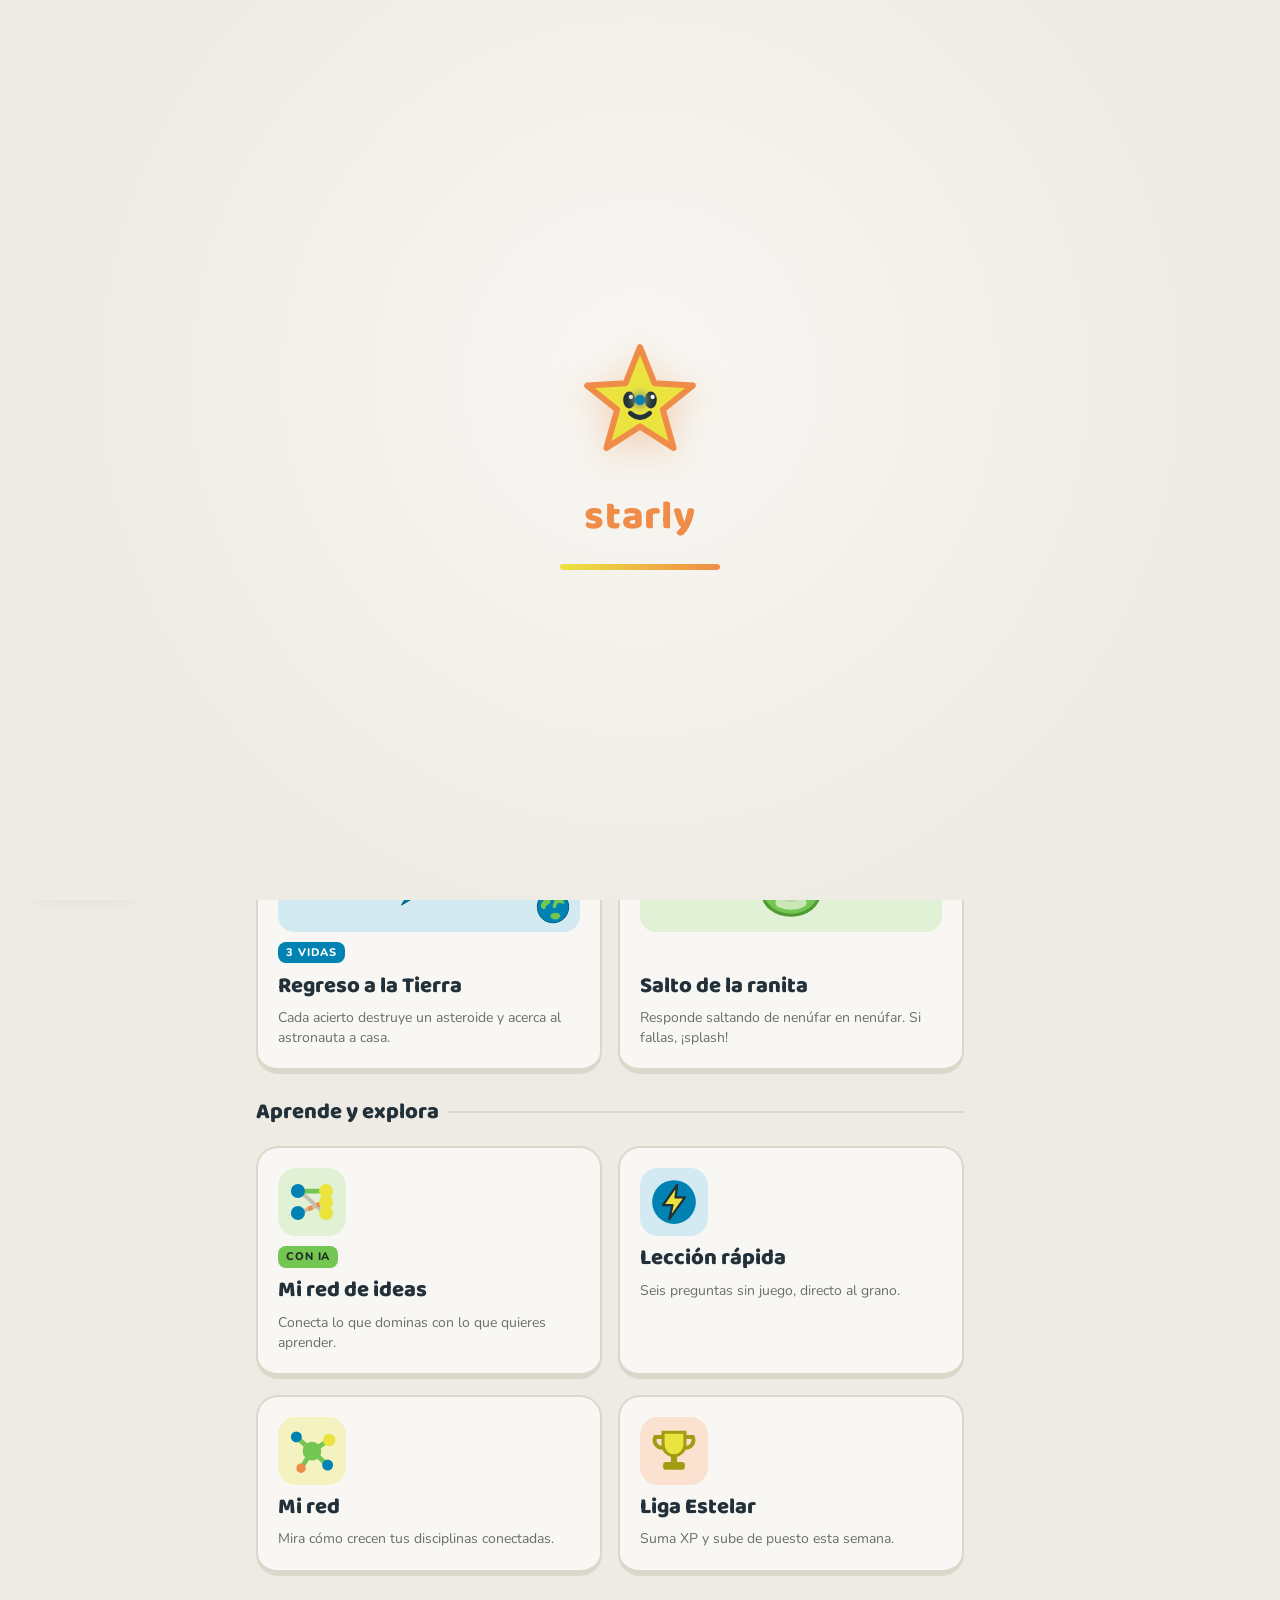
<file: public/index.html>
<!doctype html>
<html lang="es">
<head>
  <meta charset="utf-8">
  <meta name="viewport" content="width=device-width, initial-scale=1, viewport-fit=cover">
  <title>Starly</title>
  <meta name="description" content="Aprende una disciplina nueva a partir de otra que ya dominas.">
  <meta name="theme-color" content="#edebe4">
  <link rel="icon" href="data:image/svg+xml,%3Csvg xmlns='http://www.w3.org/2000/svg' viewBox='0 0 100 100'%3E%3Cpath d='M50 6 L62 36 L94 38 L69 58 L78 90 L50 72 L22 90 L31 58 L6 38 L38 36 Z' fill='%23ebe43f' stroke='%23ef8c47' stroke-width='5' stroke-linejoin='round'/%3E%3C/svg%3E">
  <link rel="preconnect" href="https://fonts.googleapis.com">
  <link rel="preconnect" href="https://fonts.gstatic.com" crossorigin>
  <link rel="stylesheet" href="https://fonts.googleapis.com/css2?family=Baloo+2:wght@600;700;800&family=Nunito:wght@500;700;800&display=swap">
  <link rel="stylesheet" href="css/styles.css">
  <script>
    // Aplica el tema guardado antes de pintar, para que no parpadee.
    try{ var t=localStorage.getItem("starly.theme"); if(t==="dark"||t==="light") document.documentElement.dataset.theme=t; }catch(e){}
  </script>
</head>
<body>
<!-- Pantalla de carga: estrella girando durante 3 segundos -->
<div id="loader" role="status" aria-live="polite">
  <div class="loader-orbit">
    <svg class="loader-star" viewBox="0 0 100 100" aria-hidden="true">
      <path d="M50 6 L62 36 L94 38 L69 58 L78 90 L50 72 L22 90 L31 58 L6 38 L38 36 Z" fill="#ebe43f" stroke="#ef8c47" stroke-width="5" stroke-linejoin="round"/>
      <ellipse cx="41" cy="50" rx="5" ry="7" fill="#22303a"/><ellipse cx="59" cy="50" rx="5" ry="7" fill="#22303a"/>
      <circle cx="42.5" cy="47.5" r="1.8" fill="#fff"/><circle cx="60.5" cy="47.5" r="1.8" fill="#fff"/>
      <path d="M42 61 Q50 68 58 61" fill="none" stroke="#22303a" stroke-width="4" stroke-linecap="round"/>
    </svg>
    <span class="spark s1"></span><span class="spark s2"></span><span class="spark s3"></span>
  </div>
  <div class="loader-name">starly</div>
  <div class="loader-bar"><i></i></div>
  <span class="sr-only">Cargando Starly…</span>
</div>
<script>
  setTimeout(function(){
    var l=document.getElementById("loader"); if(!l) return;
    l.classList.add("out"); setTimeout(function(){ l.remove(); }, 600);
  }, 3000);
</script>
<header class="mobile-head" id="mobileHead"></header>
<div class="app">
  <nav class="side" aria-label="Secciones">
    <div class="brand"><svg viewBox="0 0 100 100" aria-hidden="true"><use href="#star"></use></svg><span>starly</span></div>
    <div id="sideNav"></div>
  </nav>
  <main class="main"><div class="main-inner" id="view"></div></main>
  <aside class="panel" id="panel" aria-label="Tu progreso"></aside>
</div>
<nav class="tabbar" id="tabbar" aria-label="Secciones"></nav>
<div class="toast" id="toast" hidden></div>

<svg width="0" height="0" style="position:absolute" aria-hidden="true">
  <defs>
    <symbol id="star" viewBox="0 0 100 100">
      <path d="M50 6 L62 36 L94 38 L69 58 L78 90 L50 72 L22 90 L31 58 L6 38 L38 36 Z" fill="var(--yellow)" stroke="var(--orange)" stroke-width="5" stroke-linejoin="round"/>
      <ellipse cx="41" cy="50" rx="5" ry="7" fill="#22303a"/><ellipse cx="59" cy="50" rx="5" ry="7" fill="#22303a"/>
      <circle cx="42.5" cy="47.5" r="1.8" fill="#fff"/><circle cx="60.5" cy="47.5" r="1.8" fill="#fff"/>
      <path d="M42 61 Q50 68 58 61" fill="none" stroke="#22303a" stroke-width="4" stroke-linecap="round"/>
      <circle cx="33" cy="60" r="4" fill="#ef8c47" opacity=".6"/><circle cx="67" cy="60" r="4" fill="#ef8c47" opacity=".6"/>
    </symbol>
    <symbol id="frog" viewBox="0 0 100 100">
      <ellipse cx="50" cy="62" rx="36" ry="28" fill="#74c652" stroke="#4f9a33" stroke-width="4"/>
      <circle cx="32" cy="34" r="14" fill="#74c652" stroke="#4f9a33" stroke-width="4"/><circle cx="68" cy="34" r="14" fill="#74c652" stroke="#4f9a33" stroke-width="4"/>
      <circle cx="32" cy="33" r="8" fill="#fff"/><circle cx="68" cy="33" r="8" fill="#fff"/>
      <circle cx="34" cy="34" r="4.5" fill="#22303a"/><circle cx="70" cy="34" r="4.5" fill="#22303a"/>
      <path d="M34 64 Q50 78 66 64" fill="none" stroke="#2c5a1d" stroke-width="4" stroke-linecap="round"/>
      <ellipse cx="50" cy="74" rx="20" ry="9" fill="#dcf2cf" opacity=".8"/>
      <circle cx="26" cy="60" r="4" fill="#ef8c47" opacity=".6"/><circle cx="74" cy="60" r="4" fill="#ef8c47" opacity=".6"/>
    </symbol>

    <!-- Caballero (mira a la derecha) -->
    <symbol id="knight" viewBox="0 0 100 100">
      <path d="M46 16 C52 4 68 4 72 12 C64 11 57 15 54 22 Z" fill="#ef8c47" stroke="#c4672a" stroke-width="2"/>
      <rect x="38" y="76" width="9" height="17" rx="3" fill="#5f6b74"/><rect x="54" y="76" width="9" height="17" rx="3" fill="#5f6b74"/>
      <rect x="35" y="50" width="31" height="30" rx="9" fill="#a9b4bc" stroke="#5f6b74" stroke-width="3"/>
      <rect x="35" y="62" width="31" height="6" fill="#0082b2"/>
      <rect x="34" y="20" width="33" height="33" rx="15" fill="#c3ccd2" stroke="#5f6b74" stroke-width="3"/>
      <rect x="47" y="32" width="20" height="6" rx="3" fill="#22303a"/>
      <circle cx="74" cy="66" r="5" fill="#a9b4bc" stroke="#5f6b74" stroke-width="2"/>
      <rect x="72" y="22" width="5" height="40" rx="2" fill="#eef2f4" stroke="#5f6b74" stroke-width="2"/>
      <rect x="66" y="59" width="17" height="5" rx="2" fill="#ebe43f" stroke="#a39c12" stroke-width="1.5"/>
      <path d="M20 50 H44 V66 C44 77 32 84 32 84 C32 84 20 77 20 66 Z" fill="#0082b2" stroke="#00648a" stroke-width="3"/>
      <path d="M32 56 V76 M25 64 H39" stroke="#ebe43f" stroke-width="3.5" stroke-linecap="round"/>
    </symbol>
    <!-- Castillo -->
    <symbol id="castle" viewBox="0 0 120 120">
      <rect x="34" y="44" width="52" height="70" fill="#dcd6c6" stroke="#8f8878" stroke-width="3"/>
      <path d="M34 44 V36 H42 V44 M48 44 V36 H56 V44 M64 44 V36 H72 V44 M78 44 V36 H86 V44" fill="#dcd6c6" stroke="#8f8878" stroke-width="3"/>
      <rect x="8" y="38" width="30" height="76" fill="#e7e2d4" stroke="#8f8878" stroke-width="3"/>
      <rect x="82" y="38" width="30" height="76" fill="#e7e2d4" stroke="#8f8878" stroke-width="3"/>
      <path d="M5 40 L23 10 L41 40 Z" fill="#ef8c47" stroke="#c4672a" stroke-width="3" stroke-linejoin="round"/>
      <path d="M79 40 L97 10 L115 40 Z" fill="#ef8c47" stroke="#c4672a" stroke-width="3" stroke-linejoin="round"/>
      <path d="M23 10 V2 M97 10 V2" stroke="#8f8878" stroke-width="2"/>
      <path d="M23 2 L33 5 L23 8 Z M97 2 L107 5 L97 8 Z" fill="#74c652"/>
      <rect x="18" y="56" width="10" height="16" rx="5" fill="#22303a"/><rect x="92" y="56" width="10" height="16" rx="5" fill="#22303a"/>
      <rect x="52" y="58" width="16" height="18" rx="8" fill="#22303a"/>
      <path d="M48 114 V94 A12 12 0 0 1 72 94 V114 Z" fill="#8a5a2b" stroke="#5e3c1b" stroke-width="3"/>
      <path d="M54 92 V114 M60 88 V114 M66 92 V114" stroke="#5e3c1b" stroke-width="2"/>
    </symbol>
    <!-- Princesa -->
    <symbol id="princess" viewBox="0 0 100 100">
      <path d="M28 94 L41 52 H59 L72 94 Z" fill="#ef8c47" stroke="#c4672a" stroke-width="3" stroke-linejoin="round"/>
      <path d="M41 60 L30 72 M59 60 L70 72" stroke="#f3cfb1" stroke-width="6" stroke-linecap="round"/>
      <path d="M34 40 C32 18 68 18 66 40 L68 58 H32 Z" fill="#8a5a2b"/>
      <circle cx="50" cy="38" r="13" fill="#f3cfb1"/>
      <circle cx="45" cy="38" r="2" fill="#22303a"/><circle cx="55" cy="38" r="2" fill="#22303a"/>
      <path d="M45 44 Q50 48 55 44" fill="none" stroke="#22303a" stroke-width="2" stroke-linecap="round"/>
      <path d="M39 26 L42 14 L50 22 L58 14 L61 26 Z" fill="#ebe43f" stroke="#a39c12" stroke-width="2" stroke-linejoin="round"/>
    </symbol>
    <!-- Duende invasor -->
    <symbol id="goblin" viewBox="0 0 100 100">
      <path d="M22 40 L6 30 L26 52 Z M78 40 L94 30 L74 52 Z" fill="#4c6b3a" stroke="#2f4524" stroke-width="3" stroke-linejoin="round"/>
      <ellipse cx="50" cy="72" rx="24" ry="20" fill="#5f8a47" stroke="#2f4524" stroke-width="3"/>
      <circle cx="50" cy="44" r="24" fill="#74a957" stroke="#2f4524" stroke-width="3"/>
      <ellipse cx="41" cy="42" rx="6" ry="7" fill="#ebe43f"/><ellipse cx="59" cy="42" rx="6" ry="7" fill="#ebe43f"/>
      <circle cx="42" cy="43" r="3" fill="#22303a"/><circle cx="58" cy="43" r="3" fill="#22303a"/>
      <path d="M36 34 L46 37 M64 34 L54 37" stroke="#22303a" stroke-width="3" stroke-linecap="round"/>
      <path d="M40 56 Q50 62 60 56" fill="#fff" stroke="#22303a" stroke-width="2.5"/>
      <path d="M78 58 L92 40" stroke="#8a5a2b" stroke-width="7" stroke-linecap="round"/>
      <circle cx="93" cy="38" r="7" fill="#8a5a2b"/>
    </symbol>
    <!-- Cohete con astronauta (mira a la derecha) -->
    <symbol id="rocket" viewBox="0 0 120 80">
      <path class="flame" d="M22 40 L2 28 L10 40 L2 52 Z" fill="#ef8c47"/>
      <path d="M22 34 L12 40 L22 46 Z" fill="#ebe43f"/>
      <path d="M30 26 L18 8 L48 26 Z M30 54 L18 72 L48 54 Z" fill="#0082b2" stroke="#00648a" stroke-width="2" stroke-linejoin="round"/>
      <path d="M20 26 H80 C96 26 110 33 117 40 C110 47 96 54 80 54 H20 Z" fill="#f4f2ec" stroke="#8f8878" stroke-width="3" stroke-linejoin="round"/>
      <rect x="34" y="26" width="8" height="28" fill="#ef8c47"/>
      <circle cx="76" cy="40" r="11" fill="#0082b2" stroke="#8f8878" stroke-width="3"/>
      <circle cx="76" cy="40" r="7" fill="#ffffff"/>
      <ellipse cx="78" cy="40" rx="4.5" ry="3.5" fill="#22303a"/>
    </symbol>
    <!-- Tierra -->
    <symbol id="earth" viewBox="0 0 100 100">
      <circle cx="50" cy="50" r="46" fill="#0082b2" stroke="#00648a" stroke-width="3"/>
      <path d="M24 30 C34 22 44 26 42 36 C40 44 30 42 28 52 C26 60 16 56 14 46 C14 40 18 34 24 30 Z" fill="#74c652"/>
      <path d="M58 18 C70 18 82 28 84 40 C76 42 70 36 64 40 C58 44 62 54 54 54 C48 54 48 44 52 38 C56 32 50 22 58 18 Z" fill="#74c652"/>
      <path d="M46 70 C56 64 70 66 72 76 C70 86 56 90 48 84 C42 80 40 74 46 70 Z" fill="#74c652"/>
      <path d="M20 26 C30 14 46 8 60 10" fill="none" stroke="#fff" stroke-width="4" stroke-linecap="round" opacity=".35"/>
    </symbol>
    <!-- Asteroide -->
    <symbol id="asteroid" viewBox="0 0 100 100">
      <path d="M30 12 L62 8 L86 26 L92 56 L74 86 L40 92 L14 72 L8 40 Z" fill="#9a9384" stroke="#5f594d" stroke-width="4" stroke-linejoin="round"/>
      <circle cx="38" cy="36" r="9" fill="#7b7466"/><circle cx="64" cy="58" r="12" fill="#7b7466"/><circle cx="36" cy="70" r="6" fill="#7b7466"/><circle cx="66" cy="28" r="5" fill="#7b7466"/>
    </symbol>
    <symbol id="heart" viewBox="0 0 32 32"><path d="M16 28 C6 20 2 15 2 10 A6.5 6.5 0 0 1 16 7 A6.5 6.5 0 0 1 30 10 C30 15 26 20 16 28 Z" fill="#ef8c47" stroke="#c4672a" stroke-width="2" stroke-linejoin="round"/></symbol>

    <!-- Ninja (mira a la derecha) -->
    <symbol id="s-ninja" viewBox="0 0 100 100">
      <path d="M36 28 Q20 22 8 30 Q20 30 28 36Z M36 33 Q22 36 14 48 Q26 40 34 40Z" fill="#e53935"/>
      <rect x="50" y="6" width="6" height="40" rx="2" transform="rotate(38 53 26)" fill="#5e3c1b"/>
      <rect x="38" y="76" width="9" height="18" rx="3" fill="#1f2238"/><rect x="55" y="76" width="9" height="18" rx="3" fill="#1f2238"/>
      <path d="M36 92 h13 M53 92 h13" stroke="#1f2238" stroke-width="5" stroke-linecap="round"/>
      <rect x="35" y="48" width="32" height="32" rx="11" fill="#2b2f4a" stroke="#1a1c2e" stroke-width="2.5"/>
      <rect x="35" y="62" width="32" height="5" fill="#e53935"/>
      <circle cx="51" cy="34" r="17" fill="#2b2f4a" stroke="#1a1c2e" stroke-width="2.5"/>
      <rect x="34" y="24" width="34" height="6" rx="2" fill="#e53935"/>
      <rect x="42" y="33" width="24" height="9" rx="4.5" fill="#f3cfb1"/>
      <path d="M46 35 l5 2 M57 37 l5 -2" stroke="#22303a" stroke-width="2" stroke-linecap="round"/>
      <circle cx="49.5" cy="38.5" r="2.2" fill="#22303a"/><circle cx="59.5" cy="38.5" r="2.2" fill="#22303a"/>
      <path d="M66 54 L84 46" stroke="#2b2f4a" stroke-width="8" stroke-linecap="round"/>
      <circle cx="86" cy="45" r="4.5" fill="#f3cfb1"/>
      <path d="M86 45 m0 -7 l2 5 l5 2 l-5 2 l-2 5 l-2 -5 l-5 -2 l5 -2Z" fill="#b8c2cc" stroke="#5f6b74" stroke-width="1"/>
    </symbol>
    <symbol id="s-shuriken" viewBox="0 0 40 40"><path d="M20 2 L24 16 L38 20 L24 24 L20 38 L16 24 L2 20 L16 16Z" fill="#cfd8df" stroke="#5f6b74" stroke-width="2" stroke-linejoin="round"/><circle cx="20" cy="20" r="4" fill="#5f6b74"/></symbol>
    <!-- Kaiju (mira a la izquierda) -->
    <symbol id="s-kaiju" viewBox="0 0 120 120">
      <path d="M84 94 Q114 98 117 68 Q108 84 86 82Z" fill="#7c4dcc" stroke="#3f2275" stroke-width="3"/>
      <path d="M66 30 L74 14 L80 32 L92 22 L91 42 L104 40 L96 58 L108 60 L94 72Z" fill="#ffb03a" stroke="#c4672a" stroke-width="2.5" stroke-linejoin="round"/>
      <rect x="42" y="96" width="17" height="20" rx="6" fill="#5a3399"/><rect x="68" y="96" width="17" height="20" rx="6" fill="#5a3399"/>
      <path d="M40 115 h22 M66 115 h22" stroke="#3f2275" stroke-width="4" stroke-linecap="round"/>
      <ellipse cx="64" cy="76" rx="32" ry="30" fill="#7c4dcc" stroke="#3f2275" stroke-width="3"/>
      <ellipse cx="57" cy="82" rx="17" ry="20" fill="#d2c1f5"/>
      <path d="M44 74 h26 M42 84 h30 M45 94 h24" stroke="#a48ad8" stroke-width="2.5" stroke-linecap="round"/>
      <path d="M34 46 C26 28 44 12 62 18 C76 22 80 38 72 50 C64 58 44 60 34 46Z" fill="#7c4dcc" stroke="#3f2275" stroke-width="3"/>
      <path d="M44 22 L36 4 L52 18Z M60 18 L64 0 L70 20Z" fill="#ffe08a" stroke="#c4672a" stroke-width="2" stroke-linejoin="round"/>
      <ellipse cx="47" cy="32" rx="8" ry="7" fill="#fff"/><circle cx="44" cy="33" r="4" fill="#e53935"/><circle cx="43" cy="31.5" r="1.4" fill="#fff"/>
      <path d="M38 24 L54 28" stroke="#3f2275" stroke-width="3" stroke-linecap="round"/>
      <path d="M26 44 Q40 56 58 50 L56 58 Q40 64 28 50Z" fill="#3f2275"/>
      <path d="M32 47 l3 5 l3 -4 l3 5 l3 -4 l3 5 l3 -4" fill="#fff"/>
      <path d="M38 72 L22 64" stroke="#7c4dcc" stroke-width="10" stroke-linecap="round"/>
      <path d="M17 59 l-5 -3 M16 63 l-7 0 M17 67 l-5 3" stroke="#ffe08a" stroke-width="3" stroke-linecap="round"/>
    </symbol>
    <!-- Samurái (mira a la derecha) -->
    <symbol id="s-samurai" viewBox="0 0 100 100">
      <rect x="38" y="78" width="10" height="16" rx="3" fill="#3a2a22"/><rect x="54" y="78" width="10" height="16" rx="3" fill="#3a2a22"/>
      <path d="M30 50 H72 L76 84 H26Z" fill="#c62828" stroke="#7f1d1d" stroke-width="3" stroke-linejoin="round"/>
      <path d="M30 62 H72 M29 72 H73" stroke="#ffd54f" stroke-width="2.5"/>
      <path d="M26 52 L20 66 L32 64Z M72 52 L80 64 L70 64Z" fill="#8e1b1b"/>
      <circle cx="51" cy="38" r="13" fill="#f3cfb1"/>
      <path d="M34 36 Q51 10 68 36 Q60 26 51 26 Q42 26 34 36Z" fill="#2d2d2d"/>
      <path d="M34 34 H68 L73 41 H29Z" fill="#2d2d2d"/>
      <path d="M44 24 L36 6 L48 18 L51 12 L54 18 L66 6 L58 24Z" fill="#ffd54f" stroke="#b8860b" stroke-width="1.5" stroke-linejoin="round"/>
      <path d="M45 41 l5 1.5 M57 42.5 l5 -1.5" stroke="#22303a" stroke-width="2.5" stroke-linecap="round"/>
      <path d="M47 48 q4 2 8 0" fill="none" stroke="#22303a" stroke-width="2" stroke-linecap="round"/>
      <path d="M70 58 L82 54" stroke="#c62828" stroke-width="8" stroke-linecap="round"/>
      <path d="M82 54 L98 18" stroke="#eef3f6" stroke-width="4.5" stroke-linecap="round"/>
      <path d="M83 52 L97 20" stroke="#9fb3c0" stroke-width="1.2"/>
      <path d="M78 62 L83 52" stroke="#3a2a22" stroke-width="5" stroke-linecap="round"/>
      <path d="M77 54 L87 58" stroke="#ffd54f" stroke-width="3.5" stroke-linecap="round"/>
    </symbol>
    <!-- Demonio 1: oni rojo con garrote -->
    <symbol id="s-demon1" viewBox="0 0 100 100">
      <rect x="36" y="78" width="10" height="16" rx="3" fill="#8e1b1b"/><rect x="54" y="78" width="10" height="16" rx="3" fill="#8e1b1b"/>
      <ellipse cx="50" cy="66" rx="24" ry="20" fill="#e04848" stroke="#8e1b1b" stroke-width="3"/>
      <path d="M30 70 h40 v9 h-40z" fill="#f4d35e" stroke="#a37b00" stroke-width="1.5"/><path d="M38 70 v9 M50 70 v9 M62 70 v9" stroke="#22303a" stroke-width="2"/>
      <circle cx="50" cy="40" r="20" fill="#e04848" stroke="#8e1b1b" stroke-width="3"/>
      <path d="M36 26 L30 6 L45 21Z M64 26 L70 6 L55 21Z" fill="#fff3c4" stroke="#8e1b1b" stroke-width="2" stroke-linejoin="round"/>
      <path d="M34 30 L46 34 M66 30 L54 34" stroke="#5a0f0f" stroke-width="3" stroke-linecap="round"/>
      <circle cx="42" cy="39" r="4.5" fill="#fff"/><circle cx="58" cy="39" r="4.5" fill="#fff"/><circle cx="41" cy="40" r="2.2" fill="#22303a"/><circle cx="57" cy="40" r="2.2" fill="#22303a"/>
      <path d="M38 50 Q50 58 62 50" fill="#5a0f0f"/><path d="M42 51 l2 5 l2 -4 M58 51 l-2 5 l-2 -4" fill="#fff"/>
      <path d="M28 66 L12 44" stroke="#8a5a2b" stroke-width="7" stroke-linecap="round"/><circle cx="11" cy="41" r="8" fill="#8a5a2b"/>
      <circle cx="8" cy="38" r="1.6" fill="#5e3c1b"/><circle cx="14" cy="42" r="1.6" fill="#5e3c1b"/>
    </symbol>
    <!-- Demonio 2: cíclope azul -->
    <symbol id="s-demon2" viewBox="0 0 100 100">
      <rect x="34" y="80" width="12" height="14" rx="4" fill="#1d4a8a"/><rect x="54" y="80" width="12" height="14" rx="4" fill="#1d4a8a"/>
      <path d="M22 60 Q22 34 50 32 Q78 34 78 60 Q78 86 50 86 Q22 86 22 60Z" fill="#3b7bd6" stroke="#1d4a8a" stroke-width="3"/>
      <path d="M50 32 L46 12 L54 12Z" fill="#ffe08a" stroke="#c4672a" stroke-width="2" stroke-linejoin="round"/>
      <path d="M30 40 Q34 30 40 36 Q44 26 50 34 Q56 26 60 36 Q66 30 70 40" fill="#1d4a8a"/>
      <circle cx="50" cy="54" r="12" fill="#fff" stroke="#1d4a8a" stroke-width="2"/><circle cx="46" cy="55" r="6" fill="#ffb300"/><circle cx="45" cy="55" r="3" fill="#22303a"/>
      <path d="M34 70 Q50 80 66 70 Q50 74 34 70Z" fill="#0f2a52"/>
      <path d="M38 71 l2 5 l2 -4 M58 71 l2 5 l2 -5" fill="#fff"/>
      <path d="M22 62 L10 72" stroke="#3b7bd6" stroke-width="8" stroke-linecap="round"/>
      <path d="M6 70 l-4 -2 M6 74 l-5 1" stroke="#ffe08a" stroke-width="2.5" stroke-linecap="round"/>
    </symbol>
    <!-- Demonio 3: tengu verde con alas y nariz larga -->
    <symbol id="s-demon3" viewBox="0 0 100 100">
      <path d="M60 50 L92 26 L86 44 L98 46 L84 58 L92 66 L66 66Z" fill="#2e6b3a" stroke="#1b4024" stroke-width="2.5" stroke-linejoin="round"/>
      <rect x="38" y="80" width="9" height="14" rx="3" fill="#3a2a22"/><rect x="54" y="80" width="9" height="14" rx="3" fill="#3a2a22"/>
      <path d="M34 56 H68 L70 84 H32Z" fill="#4c9a5a" stroke="#1b4024" stroke-width="3" stroke-linejoin="round"/>
      <path d="M34 62 H68" stroke="#ffd54f" stroke-width="3"/>
      <circle cx="54" cy="38" r="18" fill="#d64545" stroke="#7f1d1d" stroke-width="3"/>
      <path d="M40 40 Q20 40 8 46 Q22 48 40 46Z" fill="#d64545" stroke="#7f1d1d" stroke-width="2.5" stroke-linejoin="round"/>
      <path d="M38 26 L50 30 M58 30 L70 26" stroke="#f5f5f5" stroke-width="4" stroke-linecap="round"/>
      <circle cx="46" cy="34" r="3" fill="#22303a"/><circle cx="60" cy="34" r="3" fill="#22303a"/>
      <path d="M50 50 Q56 54 64 50" fill="none" stroke="#5a0f0f" stroke-width="2.5" stroke-linecap="round"/>
      <path d="M40 22 Q54 10 68 22 L64 24 Q54 18 44 24Z" fill="#22303a"/><rect x="50" y="12" width="8" height="8" rx="2" fill="#22303a"/>
    </symbol>
    <!-- Demonio 4: fantasma morado con fuegos -->
    <symbol id="s-demon4" viewBox="0 0 100 100">
      <path d="M26 52 Q26 18 52 18 Q78 18 78 52 V84 Q72 76 66 86 Q60 76 54 86 Q48 76 42 86 Q36 76 30 86 Q28 80 26 84Z" fill="#a98bff" stroke="#5b3fb0" stroke-width="3" stroke-linejoin="round" opacity=".95"/>
      <path d="M36 40 Q42 34 48 40 M56 40 Q62 34 68 40" fill="none" stroke="#2a1f3d" stroke-width="3" stroke-linecap="round"/>
      <ellipse cx="42" cy="46" rx="4" ry="5.5" fill="#2a1f3d"/><ellipse cx="62" cy="46" rx="4" ry="5.5" fill="#2a1f3d"/>
      <circle cx="43" cy="44" r="1.5" fill="#fff"/><circle cx="63" cy="44" r="1.5" fill="#fff"/>
      <ellipse cx="52" cy="62" rx="7" ry="9" fill="#2a1f3d"/>
      <path d="M26 56 Q14 52 10 60" fill="none" stroke="#a98bff" stroke-width="6" stroke-linecap="round"/>
      <path d="M12 26 Q8 18 14 10 Q14 18 20 20 Q22 28 12 26Z" fill="#6ee7ff" stroke="#1a9fd1" stroke-width="1.5"/>
      <path d="M86 30 Q82 22 88 14 Q88 22 94 24 Q96 32 86 30Z" fill="#6ee7ff" stroke="#1a9fd1" stroke-width="1.5"/>
    </symbol>
    <!-- Demonio 5: espíritu zorro de tres colas -->
    <symbol id="s-demon5" viewBox="0 0 100 100">
      <path d="M62 70 Q92 66 96 40 Q84 56 66 60Z M60 64 Q90 44 84 18 Q78 42 60 54Z M58 74 Q90 82 98 64 Q82 72 62 66Z" fill="#ff9a3c" stroke="#b85f24" stroke-width="2.5" stroke-linejoin="round"/>
      <path d="M96 40 l-6 2 l4 -6Z M84 18 l-3 6 l6 -3Z M98 64 l-6 1 l5 -5Z" fill="#fff"/>
      <ellipse cx="50" cy="70" rx="20" ry="18" fill="#ff9a3c" stroke="#b85f24" stroke-width="3"/>
      <ellipse cx="46" cy="74" rx="10" ry="12" fill="#fff4e6"/>
      <rect x="36" y="82" width="9" height="12" rx="3" fill="#b85f24"/><rect x="52" y="82" width="9" height="12" rx="3" fill="#b85f24"/>
      <path d="M28 42 Q30 22 50 24 Q68 22 70 42 Q66 56 50 58 Q34 56 28 42Z" fill="#ff9a3c" stroke="#b85f24" stroke-width="3"/>
      <path d="M32 30 L28 8 L44 24Z M66 30 L72 8 L56 24Z" fill="#ff9a3c" stroke="#b85f24" stroke-width="2.5" stroke-linejoin="round"/>
      <path d="M33 25 L31 14 L40 23Z M65 25 L68 14 L59 23Z" fill="#ffd1dc"/>
      <path d="M24 46 Q34 44 40 50 Q34 58 24 46Z" fill="#fff4e6" stroke="#b85f24" stroke-width="2"/><circle cx="24" cy="46" r="3" fill="#22303a"/>
      <path d="M38 36 Q42 32 46 37 M54 37 Q58 32 62 36" fill="none" stroke="#22303a" stroke-width="3" stroke-linecap="round"/>
      <path d="M42 30 L46 34 M58 34 L62 30" stroke="#e53935" stroke-width="2" stroke-linecap="round"/>
    </symbol>
    <!-- Demonio 6: señor de las sombras (jefe final) -->
    <symbol id="s-demon6" viewBox="0 0 100 100">
      <path d="M24 40 Q50 30 76 40 L88 94 H12Z" fill="#3a1f4d" stroke="#1a0f24" stroke-width="3" stroke-linejoin="round"/>
      <path d="M20 94 L30 74 L36 94 M80 94 L70 74 L64 94" fill="#2a1638"/>
      <path d="M38 50 H62 L64 80 H36Z" fill="#2a1f3d" stroke="#ff5a3c" stroke-width="2"/>
      <circle cx="50" cy="62" r="5" fill="#ff5a3c"/>
      <circle cx="50" cy="32" r="17" fill="#2a1f3d" stroke="#1a0f24" stroke-width="3"/>
      <path d="M34 26 Q20 16 22 2 Q30 16 40 18Z M66 26 Q80 16 78 2 Q70 16 60 18Z" fill="#cfd8df" stroke="#5f6b74" stroke-width="2"/>
      <path d="M36 16 L40 4 L45 13 L50 0 L55 13 L60 4 L64 16Z" fill="#ffb300" stroke="#ff5a3c" stroke-width="2" stroke-linejoin="round"/>
      <path d="M38 30 L48 34 L38 36Z M62 30 L52 34 L62 36Z" fill="#ff3b3b"/>
      <path d="M41 42 L45 46 L50 42 L55 46 L59 42" fill="none" stroke="#ff5a3c" stroke-width="2.5" stroke-linejoin="round"/>
      <path d="M24 50 L8 40" stroke="#3a1f4d" stroke-width="9" stroke-linecap="round"/>
      <circle cx="7" cy="38" r="7" fill="#ff5a3c" opacity=".85"/><circle cx="7" cy="38" r="3.5" fill="#ffe08a"/>
    </symbol>
    <!-- Pollo (mira a la derecha) -->
    <symbol id="s-chicken" viewBox="0 0 60 60">
      <path d="M24 46 v8 M34 46 v8 M20 55 h8 M30 55 h8" stroke="#ef8c47" stroke-width="3" stroke-linecap="round"/>
      <path d="M13 34 L4 26 L12 28 L7 19 L17 28Z" fill="#fff" stroke="#c9c2b0" stroke-width="2" stroke-linejoin="round"/>
      <ellipse cx="29" cy="36" rx="17" ry="13.5" fill="#fff" stroke="#c9c2b0" stroke-width="2"/>
      <circle cx="40" cy="20" r="10" fill="#fff" stroke="#c9c2b0" stroke-width="2"/>
      <path d="M35 11 Q37 3 40 8 Q42 2 45 9 Q49 7 47 13Z" fill="#e53935"/>
      <path d="M49 19 L57 21.5 L49 24.5Z" fill="#ffb300" stroke="#e08a00" stroke-width="1"/>
      <path d="M47 26 q3 5 -1 7 q-3 -3 1 -7" fill="#e53935"/>
      <circle cx="43" cy="18" r="2.2" fill="#22303a"/><circle cx="43.7" cy="17.3" r=".7" fill="#fff"/>
      <path d="M20 34 Q29 27 38 34 Q31 44 20 40Z" fill="#f3efe4" stroke="#c9c2b0" stroke-width="2" stroke-linejoin="round"/>
    </symbol>
    <!-- Vehículos (miran a la derecha). El color sale de --car -->
    <symbol id="s-car" viewBox="0 0 100 50">
      <path d="M6 36 Q6 25 16 23 L30 21 L40 9 H67 L80 21 L92 24 Q97 26 97 34 V39 H6Z" fill="var(--car,#e53935)" stroke="rgba(0,0,0,.35)" stroke-width="2.5" stroke-linejoin="round"/>
      <path d="M43 12 H53 V21 H34Z M57 12 H66 L75 21 H57Z" fill="#cdeefb" stroke="rgba(0,0,0,.25)" stroke-width="1.5"/>
      <rect x="90" y="27" width="6" height="4" rx="1.5" fill="#ffe08a"/><rect x="6" y="28" width="5" height="4" rx="1.5" fill="#ff6b6b"/>
      <circle cx="27" cy="39" r="8.5" fill="#22303a"/><circle cx="77" cy="39" r="8.5" fill="#22303a"/><circle cx="27" cy="39" r="3.5" fill="#c3ccd2"/><circle cx="77" cy="39" r="3.5" fill="#c3ccd2"/>
    </symbol>
    <symbol id="s-taxi" viewBox="0 0 100 56">
      <rect x="44" y="1" width="16" height="7" rx="2" fill="#22303a"/><text x="52" y="7" font-size="5.5" font-weight="800" fill="#ffe08a" text-anchor="middle" font-family="sans-serif">TAXI</text>
      <g transform="translate(0 6)">
        <path d="M6 36 Q6 25 16 23 L30 21 L40 9 H67 L80 21 L92 24 Q97 26 97 34 V39 H6Z" fill="#ffd23f" stroke="rgba(0,0,0,.35)" stroke-width="2.5" stroke-linejoin="round"/>
        <path d="M10 30 H95" stroke="#22303a" stroke-width="3" stroke-dasharray="4 4"/>
        <path d="M43 12 H53 V21 H34Z M57 12 H66 L75 21 H57Z" fill="#cdeefb" stroke="rgba(0,0,0,.25)" stroke-width="1.5"/>
        <circle cx="27" cy="39" r="8.5" fill="#22303a"/><circle cx="77" cy="39" r="8.5" fill="#22303a"/><circle cx="27" cy="39" r="3.5" fill="#c3ccd2"/><circle cx="77" cy="39" r="3.5" fill="#c3ccd2"/>
      </g>
    </symbol>
    <symbol id="s-truck" viewBox="0 0 160 60">
      <rect x="4" y="6" width="104" height="40" rx="4" fill="#f4f2ec" stroke="rgba(0,0,0,.35)" stroke-width="2.5"/>
      <rect x="4" y="34" width="104" height="6" fill="var(--car,#ef8c47)"/>
      <path d="M110 18 H136 L152 32 V46 H110Z" fill="var(--car,#ef8c47)" stroke="rgba(0,0,0,.35)" stroke-width="2.5" stroke-linejoin="round"/>
      <path d="M116 22 H134 L145 32 H116Z" fill="#cdeefb" stroke="rgba(0,0,0,.25)" stroke-width="1.5"/>
      <rect x="146" y="38" width="6" height="4" rx="1.5" fill="#ffe08a"/>
      <circle cx="26" cy="48" r="9" fill="#22303a"/><circle cx="50" cy="48" r="9" fill="#22303a"/><circle cx="132" cy="48" r="9" fill="#22303a"/>
      <circle cx="26" cy="48" r="3.5" fill="#c3ccd2"/><circle cx="50" cy="48" r="3.5" fill="#c3ccd2"/><circle cx="132" cy="48" r="3.5" fill="#c3ccd2"/>
    </symbol>
    <symbol id="s-bus" viewBox="0 0 160 60">
      <rect x="4" y="6" width="150" height="40" rx="8" fill="var(--car,#1a9fd1)" stroke="rgba(0,0,0,.35)" stroke-width="2.5"/>
      <g fill="#cdeefb" stroke="rgba(0,0,0,.25)" stroke-width="1.5"><rect x="12" y="12" width="20" height="14" rx="2"/><rect x="38" y="12" width="20" height="14" rx="2"/><rect x="64" y="12" width="20" height="14" rx="2"/><rect x="90" y="12" width="20" height="14" rx="2"/><rect x="118" y="12" width="28" height="18" rx="3"/></g>
      <rect x="4" y="32" width="150" height="5" fill="#ffd23f"/>
      <rect x="148" y="36" width="6" height="5" rx="1.5" fill="#ffe08a"/>
      <circle cx="32" cy="48" r="9" fill="#22303a"/><circle cx="126" cy="48" r="9" fill="#22303a"/><circle cx="32" cy="48" r="3.5" fill="#c3ccd2"/><circle cx="126" cy="48" r="3.5" fill="#c3ccd2"/>
    </symbol>
    <symbol id="s-moto" viewBox="0 0 60 44">
      <circle cx="12" cy="34" r="8" fill="none" stroke="#22303a" stroke-width="4"/><circle cx="48" cy="34" r="8" fill="none" stroke="#22303a" stroke-width="4"/>
      <path d="M12 34 L24 22 H40 L48 34" fill="none" stroke="var(--car,#5f6b74)" stroke-width="4" stroke-linejoin="round"/>
      <path d="M20 22 H38 L36 28 H22Z" fill="var(--car,#5f6b74)"/>
      <path d="M28 22 L32 10 L40 12 L38 22" fill="#2b2f4a"/>
      <circle cx="35" cy="7" r="6" fill="#e53935" stroke="#8e1b1b" stroke-width="1.5"/><path d="M36 5 h5 v4 h-5z" fill="#cdeefb"/>
      <path d="M40 18 L48 14" stroke="#22303a" stroke-width="3" stroke-linecap="round"/>
    </symbol>
    <symbol id="s-icecream" viewBox="0 0 120 60">
      <rect x="4" y="10" width="86" height="36" rx="6" fill="#fff" stroke="rgba(0,0,0,.35)" stroke-width="2.5"/>
      <path d="M4 34 Q16 28 28 34 T52 34 T76 34 T90 32 V40 H4Z" fill="#ff9ec4"/>
      <path d="M90 20 H104 L116 32 V46 H90Z" fill="#ff9ec4" stroke="rgba(0,0,0,.35)" stroke-width="2.5" stroke-linejoin="round"/>
      <path d="M95 24 H103 L111 32 H95Z" fill="#cdeefb"/>
      <path d="M40 2 L47 22 L54 2Z" fill="#e0a96d"/><circle cx="47" cy="4" r="7" fill="#ffd1dc"/><circle cx="44" cy="2" r="1.4" fill="#e53935"/>
      <rect x="14" y="16" width="22" height="12" rx="2" fill="#cdeefb"/>
      <circle cx="24" cy="48" r="8.5" fill="#22303a"/><circle cx="100" cy="48" r="8.5" fill="#22303a"/><circle cx="24" cy="48" r="3.5" fill="#c3ccd2"/><circle cx="100" cy="48" r="3.5" fill="#c3ccd2"/>
    </symbol>

    <symbol id="i-games" viewBox="0 0 32 32"><rect x="3" y="3" width="11" height="11" rx="3" fill="var(--green)"/><rect x="18" y="3" width="11" height="11" rx="3" fill="var(--yellow)"/><rect x="3" y="18" width="11" height="11" rx="3" fill="var(--blue)"/><rect x="18" y="18" width="11" height="11" rx="3" fill="var(--orange)"/></symbol>
    <symbol id="i-ideas" viewBox="0 0 32 32"><path d="M8 9 L24 9 M8 9 L24 23 M8 23 L24 16" stroke="var(--line-strong)" stroke-width="2.5"/><path d="M8 9 L24 9" stroke="var(--green)" stroke-width="3"/><path d="M8 23 L24 16" stroke="var(--orange)" stroke-width="3" stroke-dasharray="3 3"/><circle cx="7" cy="9" r="4.5" fill="var(--blue)"/><circle cx="7" cy="23" r="4.5" fill="var(--blue)"/><circle cx="25" cy="9" r="4.5" fill="var(--yellow)"/><circle cx="25" cy="16" r="4.5" fill="var(--yellow)"/><circle cx="25" cy="23" r="4.5" fill="var(--yellow)"/></symbol>
    <symbol id="i-net" viewBox="0 0 32 32"><path d="M16 16 L6 7 M16 16 L27 9 M16 16 L9 27 M16 16 L26 25" stroke="var(--green)" stroke-width="3"/><circle cx="16" cy="16" r="6" fill="var(--green)"/><circle cx="6" cy="7" r="3.5" fill="var(--blue)"/><circle cx="27" cy="9" r="4" fill="var(--yellow)"/><circle cx="9" cy="27" r="3" fill="var(--orange)"/><circle cx="26" cy="25" r="3.5" fill="var(--blue)"/></symbol>
    <symbol id="i-cup" viewBox="0 0 32 32"><path d="M9 4 H23 V12 A7 7 0 0 1 9 12 Z" fill="var(--yellow)" stroke="var(--yellow-d)" stroke-width="2"/><path d="M9 7 H4 A5 5 0 0 0 9 14 M23 7 H28 A5 5 0 0 1 23 14" fill="none" stroke="var(--yellow-d)" stroke-width="2.5"/><rect x="14" y="18" width="4" height="5" fill="var(--yellow-d)"/><rect x="9" y="23" width="14" height="5" rx="2" fill="var(--yellow-d)"/></symbol>
    <symbol id="i-bolt" viewBox="0 0 32 32"><circle cx="16" cy="16" r="14" fill="var(--blue)"/><path d="M18 5 L9 18 H15 L13 27 L23 13 H17 Z" fill="var(--yellow)" stroke="#22303a" stroke-width="1.5" stroke-linejoin="round"/></symbol>
    <symbol id="i-frog" viewBox="0 0 100 100"><use href="#frog"/></symbol>
    <symbol id="i-fire" viewBox="0 0 32 32"><path d="M16 3 C18 10 26 12 26 20 A10 10 0 0 1 6 20 C6 15 9 12 11 10 C11 14 13 16 15 16 C14 11 14 7 16 3 Z" fill="var(--orange)"/><path d="M16 16 C17 19 21 20 21 23 A5 5 0 0 1 11 23 C11 20 14 19 16 16 Z" fill="var(--yellow)"/></symbol>
    <symbol id="i-sun" viewBox="0 0 32 32"><circle cx="16" cy="16" r="6.5" fill="var(--yellow)" stroke="var(--yellow-d)" stroke-width="2"/><path d="M16 2.5v4M16 25.5v4M2.5 16h4M25.5 16h4M6.4 6.4l2.8 2.8M22.8 22.8l2.8 2.8M6.4 25.6l2.8-2.8M22.8 9.2l2.8-2.8" stroke="var(--yellow-d)" stroke-width="2.5" stroke-linecap="round"/></symbol>
    <symbol id="i-moon" viewBox="0 0 32 32"><path d="M20 3.5A12.5 12.5 0 1 0 28.5 22 10 10 0 0 1 20 3.5Z" fill="var(--blue)" stroke="var(--blue-d)" stroke-width="2" stroke-linejoin="round"/><circle cx="25" cy="7" r="1.6" fill="var(--yellow)"/><circle cx="28" cy="13" r="1.1" fill="var(--yellow)"/></symbol>
    <symbol id="i-sound" viewBox="0 0 32 32"><path d="M4 12h5l7-6v20l-7-6H4Z" fill="var(--green)" stroke="var(--green-d)" stroke-width="2" stroke-linejoin="round"/><path d="M21 11a7 7 0 0 1 0 10M24.5 7.5a12 12 0 0 1 0 17" fill="none" stroke="var(--green-d)" stroke-width="2.5" stroke-linecap="round"/></symbol>
    <symbol id="i-mute" viewBox="0 0 32 32"><path d="M4 12h5l7-6v20l-7-6H4Z" fill="var(--line-strong)" stroke="var(--muted)" stroke-width="2" stroke-linejoin="round"/><path d="M21 12l8 8M29 12l-8 8" stroke="var(--orange)" stroke-width="2.5" stroke-linecap="round"/></symbol>
    <symbol id="i-user" viewBox="0 0 32 32"><circle cx="16" cy="11" r="6" fill="var(--orange)" stroke="var(--orange-d)" stroke-width="2"/><path d="M4.5 28c1.5-6 6-9 11.5-9s10 3 11.5 9Z" fill="var(--orange)" stroke="var(--orange-d)" stroke-width="2" stroke-linejoin="round"/></symbol>
    <symbol id="i-xp" viewBox="0 0 32 32"><path d="M18 3 L7 18 H15 L13 29 L25 13 H17 Z" fill="var(--yellow)" stroke="var(--yellow-d)" stroke-width="2" stroke-linejoin="round"/></symbol>
  </defs>
</svg>

<script src="js/sound.js"></script>
<script src="js/amigos.js"></script>
<script src="js/app.js"></script>
<script src="js/chat.js"></script>
</body>
</html>
</file>
<file: public/css/styles.css>
/* Layout: menú lateral | zona de juego | panel de progreso (escritorio); barra de pestañas abajo en celular
   Paleta: #edebe4 crema · #ef8c47 naranja · #ebe43f amarillo · #74c652 verde · #0082b2 azul */
:root{
  --page:#edebe4; --bg:#f8f7f3; --surface:#e5e2d8; --ink:#22303a; --muted:#6a6e66;
  --line:#dbd7ca; --line-strong:#c4bfae;
  --green:#74c652; --green-d:#4f9a33; --green-soft:#e1f1d6;
  --orange:#ef8c47; --orange-d:#c4672a; --orange-soft:#fbe2d0;
  --yellow:#ebe43f; --yellow-d:#a39c12; --yellow-soft:#f5f2c2;
  --blue:#0082b2; --blue-d:#00648a; --blue-soft:#d4eaf3;
  --pond:#cde6ee; --pond-d:#9bcbdc;
  --on-color:#ffffff;      /* texto sobre azul */
  --on-light:#1f2a22;      /* texto sobre verde, amarillo y naranja */
  --display:"Baloo 2", "Nunito", system-ui, sans-serif;
  --body:"Nunito", system-ui, -apple-system, "Segoe UI", sans-serif;
  --spring:cubic-bezier(.34,1.56,.64,1);
}
@media (prefers-color-scheme: dark){:root:not([data-theme="light"]){
  --page:#15191c; --bg:#1e2428; --surface:#272e33; --ink:#edebe4; --muted:#a3a69e;
  --line:#30383e; --line-strong:#434d54;
  --green:#74c652; --green-d:#4f9a33; --green-soft:#22341b;
  --orange:#ef8c47; --orange-d:#b85f24; --orange-soft:#3a2618;
  --yellow:#ebe43f; --yellow-d:#c2bb24; --yellow-soft:#36341a;
  --blue:#1a9fd1; --blue-d:#0082b2; --blue-soft:#102f3c;
  --pond:#12313b; --pond-d:#1c4a58; color-scheme:dark}}
:root[data-theme="dark"]{
  --page:#15191c; --bg:#1e2428; --surface:#272e33; --ink:#edebe4; --muted:#a3a69e;
  --line:#30383e; --line-strong:#434d54;
  --green:#74c652; --green-d:#4f9a33; --green-soft:#22341b;
  --orange:#ef8c47; --orange-d:#b85f24; --orange-soft:#3a2618;
  --yellow:#ebe43f; --yellow-d:#c2bb24; --yellow-soft:#36341a;
  --blue:#1a9fd1; --blue-d:#0082b2; --blue-soft:#102f3c;
  --pond:#12313b; --pond-d:#1c4a58; color-scheme:dark}

*{box-sizing:border-box}
:root{color-scheme:light;padding-top:env(safe-area-inset-top,0px);padding-bottom:env(safe-area-inset-bottom,0px)}
body{margin:0}
img{max-width:100%}
[hidden]{display:none!important}
html,body{height:100%}
body{background:var(--page);color:var(--ink);font-family:var(--body);font-size:16px;line-height:1.45}
h1,h2,h3{font-family:var(--display);line-height:1.1;margin:0;text-wrap:balance}
button{font:inherit;color:inherit}
:focus-visible{outline:3px solid var(--blue);outline-offset:2px}
.muted{color:var(--muted)}

/* ---------- animación de todos los botones ---------- */
button,.btn{position:relative;overflow:hidden;-webkit-tap-highlight-color:transparent;
  transition:transform .2s var(--spring),box-shadow .15s,background-color .2s,border-color .2s,opacity .2s,color .2s}
@media (hover:hover){
  button:not(:disabled):hover,.btn:hover{transform:translateY(-3px)}
  .btn:not(:disabled):hover{filter:brightness(1.05)}
}
button:not(:disabled):active{transform:translateY(1px) scale(.96);transition-duration:.06s}
.ripple{position:absolute;border-radius:50%;background:currentColor;opacity:.22;transform:scale(0);pointer-events:none;animation:ripple .55s ease-out forwards}
@keyframes ripple{to{transform:scale(2.6);opacity:0}}
.pop-in{animation:popIn .45s var(--spring) both}
@keyframes popIn{from{transform:scale(.85);opacity:0}}
.rise{animation:rise .4s ease-out both}
@keyframes rise{from{transform:translateY(10px);opacity:0}}

/* ---------- shell ---------- */
.app{display:grid;grid-template-columns:240px minmax(0,1fr) 300px;min-height:100%}
.side{border-right:2px solid var(--line);padding:24px 16px;position:sticky;top:0;height:100vh;display:flex;flex-direction:column;gap:6px}
.brand{display:flex;align-items:center;gap:8px;font-family:var(--display);font-weight:800;font-size:30px;color:var(--orange);padding:0 12px 18px}
.brand svg{width:34px;height:34px;animation:bob 3s ease-in-out infinite}
.nav-btn{display:flex;align-items:center;gap:14px;width:100%;padding:10px 14px;border:2px solid transparent;border-radius:14px;background:none;cursor:pointer;font-weight:800;font-size:15px;letter-spacing:.04em;text-transform:uppercase;color:var(--muted);text-align:left}
.nav-btn svg{width:30px;height:30px;flex:none;transition:transform .25s var(--spring)}
.nav-btn:hover{background:var(--surface);color:var(--ink)}
@media (hover:hover){.nav-btn:not(:disabled):hover{transform:translateX(4px)}.nav-btn:hover svg{transform:scale(1.15) rotate(-6deg)}}
.nav-btn[aria-current="page"]{background:var(--blue-soft);border-color:var(--blue);color:var(--blue-d)}
:root[data-theme="dark"] .nav-btn[aria-current="page"]{color:var(--blue)}
@media (prefers-color-scheme: dark){:root:not([data-theme="light"]) .nav-btn[aria-current="page"]{color:var(--blue)}}

.main{min-width:0;padding-block:28px 48px;padding-left:max(16px, env(safe-area-inset-left,0px));padding-right:max(16px, env(safe-area-inset-right,0px))}
.main-inner{max-width:720px;margin:0 auto;display:flex;flex-direction:column;gap:22px}
.panel{padding:28px 20px;border-left:2px solid var(--line);display:flex;flex-direction:column;gap:16px;position:sticky;top:0;height:100vh;overflow:auto}

.topstats{display:none}
.tabbar{display:none}

@media (max-width:1100px){
  .app{grid-template-columns:96px minmax(0,1fr)}
  .panel{display:none}
  .brand span,.nav-btn span{display:none}
  .brand{padding:0 0 18px;justify-content:center}
  .nav-btn{justify-content:center;padding:10px}
  .topstats{display:flex}
}
@media (max-width:700px){
  .app{grid-template-columns:minmax(0,1fr)}
  .side{display:none}
  .main{padding-bottom:calc(96px + env(safe-area-inset-bottom,0px))}
  .tabbar{display:flex;position:fixed;left:0;right:0;bottom:0;z-index:20;background:var(--bg);border-top:2px solid var(--line);
    padding:6px max(8px, env(safe-area-inset-right,0px)) calc(6px + env(safe-area-inset-bottom,0px)) max(8px, env(safe-area-inset-left,0px));justify-content:space-around}
  .tab{flex:1;display:flex;flex-direction:column;align-items:center;gap:2px;background:none;border:2px solid transparent;border-radius:12px;padding:6px 2px;font-size:11px;font-weight:800;color:var(--muted);cursor:pointer}
  .tab svg{width:28px;height:28px}
  .tab[aria-current="page"]{border-color:var(--blue);background:var(--blue-soft);color:var(--blue-d)}
}

/* ---------- shared bits ---------- */
.btn{--c:var(--green);--cd:var(--green-d);--fg:var(--on-light);display:inline-flex;align-items:center;justify-content:center;gap:8px;padding:12px 22px;border:0;border-radius:14px;
  background:var(--c);color:var(--fg);font-weight:800;font-size:15px;letter-spacing:.06em;text-transform:uppercase;cursor:pointer;text-decoration:none;
  box-shadow:0 4px 0 var(--cd)}
@media (hover:hover){.btn:not(:disabled):hover{box-shadow:0 7px 0 var(--cd)}}
.btn:not(:disabled):active{transform:translateY(4px);box-shadow:0 0 0 var(--cd)}
.btn:disabled{--c:var(--line);--cd:var(--line-strong);--fg:var(--muted);cursor:not-allowed}
.btn.blue{--c:var(--blue);--cd:var(--blue-d);--fg:var(--on-color)}
.btn.orange{--c:var(--orange);--cd:var(--orange-d)}
.btn.yellow{--c:var(--yellow);--cd:var(--yellow-d)}
.btn.ghost{--c:var(--bg);--cd:var(--line-strong);--fg:var(--blue-d);border:2px solid var(--line-strong)}
:root[data-theme="dark"] .btn.ghost{--fg:var(--blue)}
@media (prefers-color-scheme: dark){:root:not([data-theme="light"]) .btn.ghost{--fg:var(--blue)}}
.btn.block{width:100%}

.card{border:2px solid var(--line);border-bottom-width:5px;border-radius:18px;background:var(--bg);padding:18px}
.eyebrow{font-size:12px;font-weight:800;letter-spacing:.1em;text-transform:uppercase;color:var(--muted)}
.chip{display:inline-flex;align-items:center;gap:6px;padding:4px 10px;border-radius:999px;font-size:13px;font-weight:800;background:var(--bg);border:2px solid var(--line)}
button.chip{cursor:pointer}
.stat{display:flex;align-items:center;gap:6px;font-weight:800;font-variant-numeric:tabular-nums}
.stat svg{width:24px;height:24px}
.section-title{font-size:22px;font-weight:800;display:flex;align-items:center;gap:10px;margin-top:4px}
.section-title::after{content:"";flex:1;height:2px;background:var(--line);border-radius:2px}

/* ---------- Starly greeting ---------- */
.greet{display:flex;align-items:flex-end;gap:14px}
.starly{width:92px;height:92px;flex:none;animation:bob 2.6s ease-in-out infinite}
@keyframes bob{50%{transform:translateY(-6px) rotate(-4deg)}}
.bubble{position:relative;border:2px solid var(--line);border-radius:18px;padding:14px 16px;font-weight:700;background:var(--bg);margin-bottom:22px;min-width:0}
.bubble::before{content:"";position:absolute;left:-11px;bottom:16px;width:18px;height:18px;background:var(--bg);border-left:2px solid var(--line);border-bottom:2px solid var(--line);transform:rotate(45deg)}
.page-title{font-size:34px;font-weight:800}

/* ---------- tiles ---------- */
.tiles{display:grid;grid-template-columns:repeat(2,minmax(0,1fr));gap:16px}
.tile{--c:var(--green);--cs:var(--green-soft);text-align:left;cursor:pointer;display:flex;flex-direction:column;gap:10px;padding:20px;border:2px solid var(--line);border-bottom-width:6px;border-radius:22px;background:var(--bg)}
.tile:hover{border-color:var(--c)}
.tile:not(:disabled):active{transform:translateY(2px) scale(.98);border-bottom-width:3px;margin-top:3px}
.tile .ico{width:68px;height:68px;border-radius:18px;background:var(--cs);display:grid;place-items:center;transition:transform .3s var(--spring)}
.tile:hover .ico{transform:scale(1.08) rotate(-4deg)}
.tile .ico svg{width:50px;height:50px}
.tile h3{font-size:22px;font-weight:800}
.tile p{margin:0;color:var(--muted);font-size:14px}
.tile .tag{align-self:flex-start;font-size:11px;font-weight:800;letter-spacing:.08em;text-transform:uppercase;padding:3px 8px;border-radius:8px;background:var(--c);color:var(--on-light)}
.tile.blue .tag{color:var(--on-color)}
.tile.yellow{--c:var(--yellow-d);--cs:var(--yellow-soft)}
.tile.blue{--c:var(--blue);--cs:var(--blue-soft)}
.tile.orange{--c:var(--orange);--cs:var(--orange-soft)}
.tile.game .ico{width:100%;height:96px;border-radius:16px;position:relative;overflow:hidden}
.tile.game .ico svg{width:78px;height:78px}
.tile.game .ico .mini{position:absolute;width:34px;height:34px;bottom:8px}
.tile.game .ico .mini svg{width:100%;height:100%}
@media (max-width:460px){.tiles{gap:12px}.tile{padding:14px}.tile h3{font-size:18px}.tile p{display:none}.tile .ico{width:56px;height:56px}.tile .ico svg{width:40px;height:40px}.tile.game .ico{height:76px}.tile.game .ico svg{width:58px;height:58px}}

/* ---------- forms ---------- */
.field{display:flex;flex-direction:column;gap:6px}
.field label{font-weight:800}
.input{width:100%;padding:13px 14px;border:2px solid var(--line);border-radius:14px;background:var(--surface);font:inherit;color:var(--ink);transition:border-color .2s,background .2s}
.input:focus{border-color:var(--blue);outline:none;background:var(--bg)}
.form-row{display:grid;grid-template-columns:1fr auto 1fr;gap:12px;align-items:end}
.arrow{font-family:var(--display);font-size:28px;color:var(--muted);padding-bottom:8px}
@media (max-width:560px){.form-row{grid-template-columns:1fr}.arrow{display:none}}
.suggest{display:flex;flex-wrap:wrap;gap:8px}
.note{padding:12px 14px;border-radius:14px;background:var(--yellow-soft);font-weight:700;font-size:14px}
.note.err{background:var(--orange-soft)}

/* ---------- idea map ---------- */
.legend{display:flex;flex-wrap:wrap;gap:14px;font-size:13px;font-weight:800}
.legend span{display:inline-flex;align-items:center;gap:6px}
.legend i{display:inline-block;width:26px;height:0;border-top:4px solid}
.map{position:relative;display:grid;grid-template-columns:minmax(0,1fr) minmax(70px,.7fr) minmax(0,1fr);row-gap:0}
.map svg.links{position:absolute;inset:0;width:100%;height:100%;overflow:visible}
.col{display:flex;flex-direction:column;gap:12px;justify-content:center;position:relative;z-index:1}
.col h4{margin:0 0 4px;font-family:var(--display);font-size:17px;text-align:center}
.node{padding:10px 12px;border-radius:14px;border:2px solid var(--line);border-bottom-width:4px;background:var(--bg);font-weight:800;font-size:14px;line-height:1.25;transition:border-color .15s,background .15s,opacity .15s}
.col.b .node{text-align:right}
.node.lit{border-color:var(--blue);background:var(--blue-soft)}
.node.dim{opacity:.45}
.links path.hit{stroke:transparent;stroke-width:18;fill:none;cursor:pointer;pointer-events:stroke}
.links path.ln{fill:none;stroke-width:4;stroke-linecap:round;pointer-events:none;transition:stroke-width .15s,opacity .15s}
.links path.ln.igual{stroke:var(--green)}
.links path.ln.similar{stroke:var(--yellow-d)}
.links path.ln.distinta{stroke:var(--orange);stroke-dasharray:8 7}
.links.has-sel path.ln{opacity:.25}
.links path.ln.sel{opacity:1;stroke-width:7}
@media (max-width:460px){.node{font-size:12px;padding:8px}.map{grid-template-columns:minmax(0,1fr) 54px minmax(0,1fr)}}
.explain{border-radius:16px;padding:14px 16px;border:2px solid var(--line);border-left-width:8px}
.explain.igual{border-color:var(--green);background:var(--green-soft)}
.explain.similar{border-color:var(--yellow-d);background:var(--yellow-soft)}
.explain.distinta{border-color:var(--orange);background:var(--orange-soft)}
.explain b{font-family:var(--display);font-size:17px}
.linklist{display:flex;flex-direction:column;gap:8px;margin:0;padding:0;list-style:none}
.linklist button{width:100%;text-align:left;cursor:pointer;display:flex;gap:10px;align-items:center;padding:10px 12px;border-radius:12px;border:2px solid var(--line);background:var(--bg);font-weight:700;font-size:14px}
.linklist button[aria-pressed="true"]{border-color:var(--blue);background:var(--blue-soft)}
.dot{width:12px;height:12px;border-radius:50%;flex:none}
.dot.igual{background:var(--green)}.dot.similar{background:var(--yellow-d)}.dot.distinta{background:var(--orange)}
.route-head{display:flex;flex-wrap:wrap;gap:12px;align-items:center;justify-content:space-between}
.thinking{display:flex;align-items:center;gap:14px}
.thinking .starly{width:64px;height:64px;animation:spin 1.4s ease-in-out infinite}
@keyframes spin{50%{transform:rotate(18deg) scale(1.06)}}
.load-bar{height:10px;border-radius:999px;background:var(--line);overflow:hidden;margin-top:10px}
.load-bar i{display:block;height:100%;width:40%;border-radius:999px;background:linear-gradient(90deg,var(--green),var(--yellow),var(--orange));animation:loadSlide 1.3s ease-in-out infinite}
@keyframes loadSlide{0%{transform:translateX(-100%)}100%{transform:translateX(260%)}}
.tip{min-height:1.4em;animation:rise .4s ease-out}

/* ---------- game HUD ---------- */
.game-top{display:flex;align-items:center;gap:14px}
.close{background:none;border:0;cursor:pointer;color:var(--muted);font-size:28px;line-height:1;padding:4px 8px;border-radius:10px}
.close:hover{color:var(--orange);background:var(--surface)}
.bar{flex:1;height:16px;border-radius:999px;background:var(--line);overflow:hidden}
.bar>i{display:block;height:100%;background:var(--green);border-radius:999px;transition:width .5s var(--spring);box-shadow:inset 0 -5px 0 rgba(0,0,0,.1),inset 0 4px 0 rgba(255,255,255,.35)}
.hearts{display:flex;gap:2px}
.hearts svg{width:26px;height:26px;transition:opacity .3s,filter .3s}
.hearts .lost{opacity:.25;filter:grayscale(1)}
.hearts .just{animation:heartLose .7s ease-out}
@keyframes heartLose{0%{transform:scale(1);opacity:1;filter:none}30%{transform:scale(1.5)}100%{transform:scale(1)}}
.step-chip{align-self:flex-start;background:var(--blue-soft);border-color:var(--blue);color:var(--blue-d)}
.qcard{display:flex;flex-direction:column;gap:12px}
.qtext{font-size:24px;font-weight:800}
@media (max-width:460px){.qtext{font-size:20px}}
.retry-chip{background:var(--orange-soft);border-color:var(--orange);color:var(--orange-d)}

/* opciones de respuesta */
.opts{display:grid;gap:12px}
.opt{display:flex;align-items:center;gap:14px;width:100%;padding:14px 16px;text-align:left;cursor:pointer;border:2px solid var(--line);border-bottom-width:5px;border-radius:18px;background:var(--bg);font-weight:800;font-size:16px;line-height:1.3}
.opt .k{flex:none;width:30px;height:30px;border-radius:10px;border:2px solid var(--line-strong);display:grid;place-items:center;font-size:13px;color:var(--muted);transition:all .2s}
.opt:hover:not(:disabled){border-color:var(--blue);background:var(--blue-soft)}
.opt:hover:not(:disabled) .k{border-color:var(--blue);color:var(--blue-d)}
.opt:disabled{cursor:default}
.opt.ok{background:var(--green);border-color:var(--green-d);color:var(--on-light);animation:popIn .45s var(--spring)}
.opt.bad{background:var(--orange);border-color:var(--orange-d);color:var(--on-light);animation:shake .45s}
.opt.ok .k,.opt.bad .k{border-color:var(--on-light);color:var(--on-light)}
.opt.fade{opacity:.45}
@keyframes shake{20%,60%{transform:translateX(-7px)}40%,80%{transform:translateX(7px)}}

.feedback{border-radius:18px;padding:16px 18px;display:flex;flex-direction:column;gap:10px;animation:rise .35s ease-out}
.feedback.ok{background:var(--green-soft);color:var(--green-d)}
.feedback.bad{background:var(--orange-soft);color:var(--orange-d)}
:root[data-theme="dark"] .feedback.ok{color:var(--green)} :root[data-theme="dark"] .feedback.bad{color:var(--orange)}
@media (prefers-color-scheme: dark){:root:not([data-theme="light"]) .feedback.ok{color:var(--green)}:root:not([data-theme="light"]) .feedback.bad{color:var(--orange)}}
.feedback h3{font-size:24px;font-weight:800}
.feedback p{margin:0;color:var(--ink);font-weight:700}

/* ---------- escenas ---------- */
.scene{position:relative;height:210px;border-radius:24px;overflow:hidden;border:2px solid var(--line);border-bottom-width:6px;isolation:isolate}
@media (max-width:460px){.scene{height:170px}}
.actor{position:absolute;transform:translateX(-50%);transition:left .8s cubic-bezier(.3,.7,.4,1);z-index:2}
.actor>svg{display:block;width:100%;height:100%}
.poof>svg{animation:poof .6s ease-in forwards}
@keyframes poof{30%{transform:scale(1.25) rotate(-8deg)}100%{transform:scale(.2) rotate(25deg);opacity:0}}
.poof::after{content:"";position:absolute;inset:-20%;border-radius:50%;border:4px solid var(--yellow);animation:burst .6s ease-out forwards}
@keyframes burst{from{transform:scale(.2);opacity:1}to{transform:scale(1.4);opacity:0}}
.shakey>svg{animation:shake .5s}
.walk>svg{animation:walk .8s ease-in-out}
@keyframes walk{25%,75%{transform:translateY(-6px) rotate(3deg)}50%{transform:translateY(0) rotate(-3deg)}}
.idle>svg{animation:bob 2.4s ease-in-out infinite}

/* Caballero */
.scene.knight{background:linear-gradient(#bfe2ef 0%,#e2f1f4 58%,#cfe7a9 58%,#a8d886 100%)}
.scene.knight .hill{position:absolute;bottom:38%;width:60%;height:50%;border-radius:50% 50% 0 0;background:#bfe0a0;z-index:0}
.scene.knight .sun{position:absolute;top:16px;left:18px;width:38px;height:38px;border-radius:50%;background:var(--yellow);box-shadow:0 0 0 8px rgba(235,228,63,.3)}
.scene.knight .path{position:absolute;left:4%;right:12%;bottom:30px;height:16px;border-radius:999px;background:#e2d4b2;border:2px solid #c9b88f;z-index:1}
.scene.knight .stone{position:absolute;bottom:34px;width:12px;height:8px;border-radius:50%;background:#c9b88f;transform:translateX(-50%);z-index:1}
.scene.knight .castle{position:absolute;right:-6px;bottom:20px;width:clamp(110px,26%,150px);aspect-ratio:1;z-index:1}
.scene.knight .hero{width:clamp(52px,12%,74px);aspect-ratio:1;bottom:30px}
.scene.knight .foe{width:clamp(34px,7.5%,46px);aspect-ratio:1;bottom:36px}
.princess{position:absolute;width:30px;height:30px;right:calc(clamp(110px,26%,150px)/2 - 21px);bottom:calc(20px + clamp(110px,26%,150px)*.38);z-index:2;animation:wave 1.6s ease-in-out infinite}
@keyframes wave{50%{transform:translateY(-3px) rotate(-6deg)}}
.princess.free{width:54px;height:54px;right:calc(clamp(110px,26%,150px) - 10px);bottom:28px;animation:popIn .6s var(--spring) .7s both, wave 1.6s ease-in-out 1.3s infinite}
.hearts-fly{position:absolute;right:calc(clamp(110px,26%,150px) + 10px);bottom:80px;z-index:3}
.hearts-fly svg{position:absolute;width:20px;height:20px;animation:float 2s ease-out infinite;opacity:0}
.hearts-fly svg:nth-child(2){left:18px;animation-delay:.5s}.hearts-fly svg:nth-child(3){left:-14px;animation-delay:1s}
@keyframes float{0%{transform:translateY(0) scale(.6);opacity:0}20%{opacity:1}100%{transform:translateY(-60px) scale(1.1);opacity:0}}

/* Defensa del castillo */
.scene.def{background:linear-gradient(#ffd9b8 0%,#fbecd9 55%,#bcdc95 55%,#93c66f 100%)}
.scene.def .castle{position:absolute;left:-4px;bottom:16px;width:clamp(120px,30%,170px);aspect-ratio:1;z-index:1;transform-origin:bottom center}
.scene.def .castle.hit{animation:shake .5s}
.scene.def .castle.fallen{filter:grayscale(.9) brightness(.8);transform:rotate(-4deg) translateY(8px);transition:all 1s}
.scene.def .crack{position:absolute;z-index:2;width:22px;height:22px;opacity:.8}
.scene.def .foe{width:clamp(48px,11%,70px);aspect-ratio:1;bottom:22px}
.scene.def .foe.enter{animation:enter .7s ease-out both}
@keyframes enter{from{left:110%}}
.scene.def .foe.charge>svg{animation:charge .75s ease-in-out}
@keyframes charge{45%{transform:translateX(-330%) rotate(-12deg)}100%{transform:none}}
.scene.def .queue{position:absolute;right:10px;top:12px;display:flex;gap:4px;z-index:2}
.scene.def .queue svg{width:22px;height:22px;opacity:.75}
.scene.def .shot{position:absolute;height:4px;border-radius:2px;background:#8a5a2b;bottom:62px;z-index:3;transform-origin:left center}
.scene.def .shot::after{content:"";position:absolute;right:-6px;top:-4px;border:6px solid transparent;border-left:8px solid #5f6b74}
.scene.def .shot.go{animation:shoot .45s ease-in forwards}
@keyframes shoot{from{left:24%;opacity:1}90%{opacity:1}to{left:66%;opacity:0}}
.scene.def .flag{position:absolute;left:8%;top:6px;font-weight:800;z-index:3}

/* Astronauta */
.scene.astro{background:
  radial-gradient(1.5px 1.5px at 10% 20%,#fff 50%,transparent 51%),radial-gradient(1.5px 1.5px at 30% 70%,#fff 50%,transparent 51%),
  radial-gradient(2px 2px at 52% 30%,#fff 50%,transparent 51%),radial-gradient(1.5px 1.5px at 70% 80%,#fff 50%,transparent 51%),
  radial-gradient(1.5px 1.5px at 84% 14%,#fff 50%,transparent 51%),radial-gradient(2px 2px at 20% 88%,#fff 50%,transparent 51%),
  radial-gradient(1.5px 1.5px at 44% 52%,#ebe43f 50%,transparent 51%),radial-gradient(1.5px 1.5px at 62% 10%,#fff 50%,transparent 51%),
  radial-gradient(ellipse at 20% 30%,#123a52 0%,#0b1c2a 70%);border-color:#0b1c2a}
.scene.astro .earth{position:absolute;right:-48px;top:50%;width:clamp(130px,32%,190px);aspect-ratio:1;transform:translateY(-50%);z-index:1;animation:turn 30s linear infinite}
@keyframes turn{to{transform:translateY(-50%) rotate(360deg)}}
.scene.astro .actor{top:50%;transform:translate(-50%,-50%)}
.scene.astro .hero{width:clamp(70px,16%,104px);aspect-ratio:3/2}
.scene.astro .hero .flame{animation:flame .18s ease-in-out infinite alternate;transform-origin:22px 40px}
@keyframes flame{to{transform:scaleX(1.35)}}
.scene.astro .foe{width:clamp(30px,7%,44px);aspect-ratio:1}
.scene.astro .foe>svg{animation:tumble 7s linear infinite}
@keyframes tumble{to{transform:rotate(360deg)}}
.scene.astro .foe.poof>svg{animation:poof .6s ease-in .2s forwards}
.scene.astro .foe.wobble>svg{animation:shake .5s}
.scene.astro .laser{position:absolute;height:4px;top:50%;border-radius:2px;background:linear-gradient(90deg,transparent,var(--yellow),#fff);box-shadow:0 0 10px var(--yellow);z-index:3;transform-origin:left center;animation:laser .35s ease-out forwards}
@keyframes laser{0%{transform:scaleX(0);opacity:1}70%{transform:scaleX(1);opacity:1}100%{transform:scaleX(1);opacity:0}}
.scene.astro .hero.hit::after{content:"";position:absolute;inset:-12%;border-radius:50%;border:3px solid var(--orange);animation:burst .6s ease-out forwards}
.scene.astro .hero.land{transition:left 1.2s ease-in-out}
.scene.astro .hero.land>svg{animation:land 1.2s ease-in-out forwards}
@keyframes land{to{transform:scale(.55) rotate(8deg)}}
.scene-label{position:absolute;left:12px;bottom:10px;z-index:4;font-size:12px;font-weight:800;letter-spacing:.08em;text-transform:uppercase;padding:3px 8px;border-radius:8px;background:rgba(255,255,255,.75);color:#22303a}

/* ---------- frog game ---------- */
.pond{position:relative;border-radius:24px;background:var(--pond);padding:22px 16px 120px;overflow:hidden;border:2px solid var(--pond-d);border-bottom-width:6px}
.pond::before{content:"";position:absolute;inset:0;background:radial-gradient(circle at 15% 85%,rgba(255,255,255,.35) 0 18px,transparent 19px),radial-gradient(circle at 80% 70%,rgba(255,255,255,.25) 0 26px,transparent 27px);pointer-events:none}
.pond::after{content:"";position:absolute;left:-10%;right:-10%;top:40%;height:60px;border-radius:50%;border-top:3px solid var(--pond-d);opacity:.6;pointer-events:none;animation:ripplePond 4s ease-in-out infinite}
@keyframes ripplePond{50%{transform:translateY(6px) scaleX(1.03)}}
.pads{display:grid;grid-template-columns:repeat(auto-fit,minmax(170px,1fr));gap:14px;position:relative;z-index:1}
.pad{position:relative;cursor:pointer;min-height:84px;padding:14px 14px 14px 50px;text-align:left;border-radius:46% 54% 50% 50% / 60% 55% 45% 40%;border:2px solid var(--green-d);border-bottom-width:6px;background:var(--green-soft);font-weight:800;font-size:15px;line-height:1.25}
.pad:hover:not(:disabled){background:#d2ecc2}
.pad .k{position:absolute;left:14px;top:50%;transform:translateY(-50%);width:26px;height:26px;border-radius:8px;border:2px solid var(--green-d);display:grid;place-items:center;font-size:12px;color:var(--green-d)}
.pad:disabled{cursor:default}
.pad.ok{background:var(--green);color:var(--on-light);border-color:var(--green-d)}
.pad.bad{background:var(--orange);color:var(--on-light);border-color:var(--orange-d)}
.pad.ok .k,.pad.bad .k{color:var(--on-light);border-color:var(--on-light)}
.pad.fade{opacity:.5}
.home-pad{position:absolute;left:50%;bottom:16px;width:120px;height:44px;margin-left:-60px;border-radius:50%;background:var(--green-d);opacity:.55}
.frog{position:absolute;width:72px;height:72px;margin:-36px 0 0 -36px;z-index:3;pointer-events:none;transition:left .45s cubic-bezier(.3,.7,.4,1),top .45s cubic-bezier(.3,.7,.4,1)}
.frog svg{width:100%;height:100%;display:block}
.frog.hop svg{animation:hop .45s ease-out}
@keyframes hop{0%{transform:scale(1)}45%{transform:scale(1.45) translateY(-14px)}100%{transform:scale(1)}}
.frog.sink svg{animation:sink .7s ease-in forwards}
@keyframes sink{0%{transform:scale(1)}30%{transform:scale(1.1) rotate(-10deg)}100%{transform:scale(.3) translateY(30px);opacity:0}}
.frog.cheer svg{animation:cheer .5s ease-in-out 2}
@keyframes cheer{50%{transform:translateY(-10px) rotate(8deg)}}

/* ---------- resultado ---------- */
.result{text-align:center;display:flex;flex-direction:column;align-items:center;gap:16px;position:relative;overflow:hidden}
.result .big{display:grid;grid-template-columns:repeat(2,minmax(0,150px));gap:14px}
.result .box{border:2px solid var(--yellow-d);border-radius:16px;overflow:hidden;animation:popIn .5s var(--spring) .2s both}
.result .box b{display:block;background:var(--yellow);color:var(--on-light);font-size:12px;letter-spacing:.08em;text-transform:uppercase;padding:4px}
.result .box span{display:block;font-family:var(--display);font-size:30px;font-weight:800;padding:8px}
.result .box.g{border-color:var(--green-d);animation-delay:.35s}.result .box.g b{background:var(--green)}
.result .actions{display:flex;flex-wrap:wrap;gap:12px;justify-content:center}
.confetti{position:absolute;inset:0;pointer-events:none;overflow:hidden}
.confetti i{position:absolute;top:-14px;width:9px;height:14px;border-radius:2px;animation:fall 2.4s ease-in forwards;opacity:0}
@keyframes fall{0%{transform:translateY(0) rotate(0);opacity:1}100%{transform:translateY(520px) rotate(540deg);opacity:0}}
.route-pick{display:flex;flex-direction:column;gap:10px}
.route-btn{display:flex;justify-content:space-between;align-items:center;gap:12px;width:100%;text-align:left;cursor:pointer;padding:14px 16px;border:2px solid var(--line);border-bottom-width:5px;border-radius:16px;background:var(--bg);font-weight:800}
.route-btn:hover{border-color:var(--green)}
.route-btn small{display:block;color:var(--muted);font-weight:700}
.route-btn.current{border-color:var(--blue)}
.game-hero{display:flex;align-items:center;gap:16px}
.game-hero .ico{width:84px;height:84px;flex:none;border-radius:20px;display:grid;place-items:center;background:var(--surface)}
.game-hero .ico svg{width:64px;height:64px}

/* ---------- side panel ---------- */
.statrow{display:flex;justify-content:space-around;gap:8px}
.goal-bar{height:14px;border-radius:999px;background:var(--line);overflow:hidden;margin-top:8px}
.goal-bar i{display:block;height:100%;background:var(--yellow);border-radius:999px;transition:width .6s var(--spring)}
.disc{display:flex;flex-wrap:wrap;gap:6px}
.toast{position:fixed;left:50%;top:calc(16px + env(safe-area-inset-top,0px));transform:translateX(-50%);z-index:40;background:var(--ink);color:var(--page);padding:10px 18px;border-radius:12px;font-weight:800;box-shadow:0 6px 20px rgba(0,0,0,.2);animation:rise .3s ease-out}

/* ================= pantalla de carga ================= */
#loader{position:fixed;inset:0;z-index:100;display:flex;flex-direction:column;align-items:center;justify-content:center;gap:18px;
  background:radial-gradient(circle at 50% 42%,var(--bg) 0%,var(--page) 70%);transition:opacity .5s ease,visibility .5s}
#loader.out{opacity:0;visibility:hidden}
.loader-orbit{position:relative;width:140px;height:140px;display:grid;place-items:center}
.loader-star{width:120px;height:120px;animation:starSpin 1.2s cubic-bezier(.55,.1,.45,.9) infinite;filter:drop-shadow(0 8px 18px rgba(239,140,71,.35))}
@keyframes starSpin{0%{transform:rotate(0) scale(1)}50%{transform:rotate(180deg) scale(1.08)}100%{transform:rotate(360deg) scale(1)}}
.loader-orbit .spark{position:absolute;width:10px;height:10px;border-radius:50%;background:var(--yellow);box-shadow:0 0 10px var(--yellow);animation:orbit 1.8s linear infinite}
.loader-orbit .s2{background:var(--orange);box-shadow:0 0 10px var(--orange);animation-delay:-.6s}
.loader-orbit .s3{background:var(--blue);box-shadow:0 0 10px var(--blue);animation-delay:-1.2s}
@keyframes orbit{from{transform:rotate(0) translateX(76px) scale(.8)}50%{transform:rotate(180deg) translateX(76px) scale(1.2)}to{transform:rotate(360deg) translateX(76px) scale(.8)}}
.loader-name{font-family:var(--display);font-weight:800;font-size:40px;color:var(--orange);letter-spacing:.02em;animation:popIn .6s var(--spring) .2s both}
.loader-bar{width:160px;height:6px;border-radius:999px;background:var(--line);overflow:hidden}
.loader-bar i{display:block;height:100%;width:100%;border-radius:999px;background:linear-gradient(90deg,var(--yellow),var(--orange));transform-origin:left;animation:fill3 3s linear forwards}
@keyframes fill3{from{transform:scaleX(0)}to{transform:scaleX(1)}}
.sr-only{position:absolute;width:1px;height:1px;overflow:hidden;clip:rect(0 0 0 0);white-space:nowrap}

/* ================= tema, cuenta y cabecera móvil ================= */
a.nav-btn{text-decoration:none}
.side-foot{margin-top:auto;display:flex;flex-direction:column;gap:6px;padding-top:12px;border-top:2px solid var(--line)}
.side-foot .nav-btn{text-transform:none;letter-spacing:0;font-size:14px}
.theme-btn svg{transition:transform .5s var(--spring)}
.theme-btn:hover svg{transform:rotate(40deg) scale(1.1)}
.avatar-mini{width:30px;height:30px;flex:none;border-radius:50%;display:grid;place-items:center;background:var(--orange);color:var(--on-light);font-family:var(--display);font-weight:800;font-size:15px}
.avatar-mini.lg{width:44px;height:44px;font-size:20px}
.acct-card{display:flex;align-items:center;gap:12px;text-decoration:none;color:inherit}
.acct-card b{display:block}.acct-card small{display:block;overflow:hidden;text-overflow:ellipsis;white-space:nowrap;font-weight:700}
.acct-card.guest{flex-direction:column;align-items:stretch;gap:0}
a.acct-card:hover{border-color:var(--orange)}
.mobile-head{display:none}
.icon-btn{display:grid;place-items:center;width:44px;height:44px;border-radius:14px;border:2px solid var(--line);background:var(--bg);cursor:pointer;color:var(--ink);text-decoration:none}
.icon-btn svg{width:26px;height:26px}
.icon-btn span:not(.avatar-mini){display:none}
@media (max-width:1100px){.side-foot .nav-btn span:not(.avatar-mini){display:none}}
@media (max-width:700px){
  .mobile-head{display:flex;align-items:center;justify-content:space-between;padding:12px max(16px,env(safe-area-inset-right,0px)) 0 max(16px,env(safe-area-inset-left,0px))}
  .mobile-head .brand{padding:0;font-size:26px}
  .mobile-head .brand span{display:inline}
  .mobile-head .brand svg{width:30px;height:30px}
  .mh-actions{display:flex;gap:8px}
  .main{padding-top:14px}
}

/* ================= animaciones de Actividades ================= */
.tiles>*{animation:tileIn .5s var(--spring) backwards}
.tiles>*:nth-child(2){animation-delay:.07s}.tiles>*:nth-child(3){animation-delay:.14s}.tiles>*:nth-child(4){animation-delay:.21s}
@keyframes tileIn{from{opacity:0;transform:translateY(16px) scale(.96)}}
.g-knight .ico>svg{animation:march 1.6s ease-in-out infinite}
@keyframes march{0%,100%{transform:translateX(-14px) rotate(-2deg)}50%{transform:translateX(14px) rotate(2deg)}25%,75%{translate:0 -4px}}
.g-castle .ico .mini svg{animation:sneak 2.4s ease-in-out infinite}
@keyframes sneak{0%,100%{transform:translateX(0)}50%{transform:translateX(-10px) rotate(-8deg)}}
.g-astro .ico>svg{animation:fly 2.2s ease-in-out infinite}
@keyframes fly{0%,100%{transform:translate(-8px,3px) rotate(-3deg)}50%{transform:translate(8px,-5px) rotate(3deg)}}
.g-astro .ico .mini svg{animation:turn2 12s linear infinite}
@keyframes turn2{to{transform:rotate(360deg)}}
.g-frog .ico>svg{animation:frogHop 1.4s ease-in-out infinite;transform-origin:bottom center}
@keyframes frogHop{0%,60%,100%{transform:translateY(0) scale(1,1)}20%{transform:translateY(0) scale(1.1,.85)}40%{transform:translateY(-16px) scale(.92,1.08)}}
.tile.game:hover .ico>svg{animation-duration:.8s}

/* ================= animaciones dentro del juego ================= */
.qcard.enter{animation:qIn .45s var(--spring) backwards}
@keyframes qIn{from{opacity:0;transform:translateX(30px) scale(.98)}}
.opt.enter,.pad.enter{animation:optIn .4s var(--spring) backwards;animation-delay:calc(.12s + var(--i,0)*.07s)}
@keyframes optIn{from{opacity:0;transform:translateY(14px)}}
.pad.enter{animation:optIn .4s var(--spring) backwards,padBob 3s ease-in-out infinite;animation-delay:calc(.12s + var(--i,0)*.07s),calc(.6s + var(--i,0)*-.8s)}
@keyframes padBob{50%{transform:translateY(-3px) rotate(-.6deg)}}
.bar>i{position:relative;overflow:hidden}
.bar>i::after{content:"";position:absolute;inset:0;background:linear-gradient(100deg,transparent 30%,rgba(255,255,255,.55) 50%,transparent 70%);transform:translateX(-100%);animation:shine 2.4s ease-in-out infinite}
@keyframes shine{60%,100%{transform:translateX(100%)}}
.bar.glow{animation:barGlow .6s ease-out}
@keyframes barGlow{40%{box-shadow:0 0 0 4px var(--green-soft),0 0 16px var(--green)}}
.xp-stat{position:relative}
.xp-pop{position:absolute;right:-4px;top:-6px;font-family:var(--display);font-weight:800;color:var(--yellow-d);font-size:18px;pointer-events:none;animation:xpUp 1s ease-out forwards}
@keyframes xpUp{0%{opacity:0;transform:translateY(8px) scale(.6)}25%{opacity:1;transform:translateY(-6px) scale(1.25)}100%{opacity:0;transform:translateY(-34px) scale(1)}}
.combo{display:inline-flex;align-items:center;gap:2px;font-weight:800;color:var(--orange-d);font-variant-numeric:tabular-nums}
.combo svg{width:22px;height:22px}
.combo.bump{animation:popIn .45s var(--spring)}
.flash{position:fixed;inset:0;pointer-events:none;z-index:30;animation:flash .6s ease-out forwards}
.flash.bad{box-shadow:inset 0 0 0 6px var(--orange),inset 0 0 90px rgba(239,140,71,.45)}
.flash.ok{box-shadow:inset 0 0 0 4px var(--green),inset 0 0 70px rgba(116,198,82,.35)}
@keyframes flash{from{opacity:1}to{opacity:0}}
.feedback.bad{animation:rise .35s ease-out,shake .45s .05s}
.opt.ok::after,.pad.ok::after{content:"";position:absolute;inset:-4px;border-radius:inherit;border:3px solid var(--green);animation:burst .7s ease-out forwards;pointer-events:none}

/* escenas: ambiente animado */
.scene .cloud{position:absolute;height:16px;border-radius:999px;background:#fff;opacity:.85;z-index:0;animation:drift 26s linear infinite}
.scene .cloud::before,.scene .cloud::after{content:"";position:absolute;bottom:4px;border-radius:50%;background:#fff}
.scene .cloud::before{left:10px;width:22px;height:22px}.scene .cloud::after{left:26px;width:30px;height:28px}
.scene .cloud.c1{width:70px;top:22px;left:20%}
.scene .cloud.c2{width:56px;top:52px;left:65%;animation-duration:34s;animation-delay:-12s;opacity:.7}
@keyframes drift{from{transform:translateX(-40vw)}to{transform:translateX(60vw)}}
.scene .bird{position:absolute;width:14px;height:6px;border-top:2.5px solid #22303a;border-radius:50% 50% 0 0;z-index:0;opacity:.6;animation:birdFly 14s linear infinite}
.scene .bird::after{content:"";position:absolute;left:12px;top:-2.5px;width:14px;height:6px;border-top:2.5px solid #22303a;border-radius:50% 50% 0 0}
.scene .bird.b1{top:34px;left:-10%}.scene .bird.b2{top:46px;left:-20%;animation-delay:-5s;transform:scale(.8)}
@keyframes birdFly{from{translate:0 0}50%{translate:70vw -10px}to{translate:140vw 0}}
.scene.knight .sun{animation:sunPulse 3s ease-in-out infinite}
@keyframes sunPulse{50%{box-shadow:0 0 0 14px rgba(235,228,63,.18)}}
.scene.astro .twinkle{position:absolute;width:4px;height:4px;border-radius:50%;background:#fff;box-shadow:0 0 6px #fff;animation:twinkle 2s ease-in-out infinite;z-index:0}
.scene.astro .t1{left:16%;top:18%}.scene.astro .t2{left:40%;top:80%;animation-delay:.5s}.scene.astro .t3{left:58%;top:22%;animation-delay:1s}.scene.astro .t4{left:28%;top:46%;animation-delay:1.5s}
@keyframes twinkle{50%{opacity:.15;transform:scale(.5)}}
.scene.astro .shooting{position:absolute;top:14%;left:70%;width:80px;height:2px;background:linear-gradient(90deg,#fff,transparent);transform:rotate(-20deg);opacity:0;animation:shoot2 6s ease-in 2s infinite;z-index:0}
@keyframes shoot2{0%{opacity:0;translate:0 0}3%{opacity:1}12%{opacity:0;translate:-260px 95px}100%{opacity:0}}

/* resultado */
.result.lost{border-color:var(--orange-soft)}
.result .box.zero{border-color:var(--line-strong)}
.result .box.zero b{background:var(--line);color:var(--muted)}
.starly.sad{animation:sad 2.4s ease-in-out infinite;filter:grayscale(.4)}
@keyframes sad{50%{transform:rotate(8deg) translateY(4px)}}

/* ================= Mi red ================= */
.net-stats{display:grid;grid-template-columns:repeat(3,minmax(0,1fr));gap:12px}
.net-stat{padding:14px 12px;border-radius:16px;background:var(--bg);border:2px solid var(--line);text-align:center;animation:popIn .5s var(--spring) both}
.net-stat:nth-child(2){animation-delay:.08s}.net-stat:nth-child(3){animation-delay:.16s}
.net-stat b{display:block;font-family:var(--display);font-size:30px;line-height:1}
.net-stat span{font-size:12px;font-weight:800;color:var(--muted);text-transform:uppercase;letter-spacing:.08em}
.net-card{position:relative;border-radius:24px;overflow:hidden;padding:8px;
  background:radial-gradient(ellipse at 30% 20%,#1d3a5c 0%,#121f33 55%,#0b1424 100%);border:1px solid #23395a;box-shadow:0 18px 40px -20px rgba(11,20,36,.6)}
.net-badge{position:absolute;top:14px;left:14px;z-index:2;background:rgba(255,255,255,.12);border-color:rgba(255,255,255,.2);color:#fff}
.net-hint{position:absolute;right:16px;bottom:10px;margin:0;font-size:12px;font-weight:700;color:rgba(255,255,255,.55)}
.net{width:100%;height:auto;display:block}
.net .bgstar{fill:#fff;opacity:.5;animation:twinkle 3s ease-in-out infinite}
.net .edge{fill:none;stroke:rgba(255,255,255,.28);stroke-width:2.5;stroke-linecap:round;stroke-dasharray:600;stroke-dashoffset:600;animation:draw 1s ease-out forwards;transition:stroke .2s,opacity .2s}
@keyframes draw{to{stroke-dashoffset:0}}
.net .edge.hot{stroke:#ebe43f;stroke-width:3.5}
.net .edge.dim{opacity:.25}
.net .edge-flow{fill:none;stroke:rgba(255,255,255,.75);stroke-width:2;stroke-linecap:round;stroke-dasharray:2 14;animation:flow 1.6s linear infinite;pointer-events:none;opacity:.5}
.net .edge-flow.hot{stroke:#fff;opacity:1}
@keyframes flow{to{stroke-dashoffset:-32}}
.net g.nd{cursor:pointer;outline:none;transition:opacity .25s}
.net g.nd.dim{opacity:.35}
.net .halo{opacity:.18;animation:halo 2.8s ease-in-out infinite;transform-box:fill-box;transform-origin:center}
.net g.nd.sel .halo{opacity:.4}
@keyframes halo{50%{transform:scale(1.15);opacity:.08}}
.net circle.n{stroke:rgba(255,255,255,.85);stroke-width:2.5;transition:stroke-width .2s}
.net g.nd:hover circle.n,.net g.nd:focus-visible circle.n,.net g.nd.sel circle.n{stroke:#fff;stroke-width:4}
.net .core{fill:#fff;opacity:.55;pointer-events:none}
.net .pill{fill:rgba(255,255,255,.1);stroke:rgba(255,255,255,.18)}
.net g.nd.sel .pill{fill:#fff}
.net text{font-family:var(--body);font-weight:800;fill:#fff;font-size:13px}
.net g.nd.sel text{fill:#121f33}
.net .grow{animation:grow .7s var(--spring) both}
@keyframes grow{from{transform:scale(0);opacity:0}}
.net-dot{width:14px;height:14px;border-radius:50%;flex:none;background:var(--c);box-shadow:0 0 0 4px color-mix(in srgb,var(--c) 25%,transparent)}
.net-dot.sm{width:10px;height:10px;box-shadow:none;display:inline-block}
.net-info{display:flex;flex-direction:column;gap:12px;border-top:5px solid var(--c)}
.net-info-head{display:flex;align-items:center;gap:12px}
.net-info h2{font-size:26px}
.net-kpis{display:flex;gap:10px}
.net-kpis div{flex:1;padding:10px;border-radius:12px;background:var(--surface);text-align:center}
.net-kpis b{display:block;font-family:var(--display);font-size:24px;line-height:1}
.net-kpis span{font-size:12px;font-weight:800;color:var(--muted)}
.disc-list{list-style:none;margin:10px 0 0;padding:0;display:flex;flex-direction:column;gap:6px}
.disc-list button{width:100%;display:grid;grid-template-columns:auto minmax(0,1fr) minmax(60px,1.2fr) auto;align-items:center;gap:10px;padding:10px 12px;border-radius:12px;border:2px solid transparent;background:none;cursor:pointer;text-align:left;font-weight:800}
.disc-list button:hover{background:var(--surface)}
.disc-list button[aria-pressed="true"]{border-color:var(--blue);background:var(--blue-soft)}
.dl-name{overflow:hidden;text-overflow:ellipsis;white-space:nowrap}
.dl-bar{height:8px;border-radius:999px;background:var(--line);overflow:hidden}
.dl-bar i{display:block;height:100%;border-radius:999px;animation:barIn .8s var(--spring) both}
@keyframes barIn{from{width:0!important}}
.dl-xp{font-size:13px;color:var(--muted);font-variant-numeric:tabular-nums}
@media (max-width:460px){.net-stat b{font-size:24px}.net-hint{display:none}.disc-list button{grid-template-columns:auto minmax(0,1fr) auto}.dl-bar{display:none}}

/* ================= Liga ================= */
.lg-head{display:flex;align-items:flex-end;justify-content:space-between;gap:12px;flex-wrap:wrap}
.lg-kicker{display:inline-flex;align-items:center;gap:6px;font-size:13px;font-weight:700;color:var(--blue-d);margin-bottom:4px}
.lg-kicker::before{content:"";width:8px;height:8px;border-radius:50%;background:var(--blue);box-shadow:0 0 0 3px var(--blue-soft)}
:root[data-theme="dark"] .lg-kicker{color:var(--blue)}
@media (prefers-color-scheme: dark){:root:not([data-theme="light"]) .lg-kicker{color:var(--blue)}}
.lg-timer{display:flex;flex-direction:column;align-items:flex-end;padding:8px 14px;border-radius:12px;background:var(--surface)}
.lg-timer span{font-size:12px;font-weight:700;color:var(--muted)}
.lg-timer b{font-variant-numeric:tabular-nums;font-size:17px}
.lg-me{display:flex;align-items:center;gap:16px;border-width:1px;border-bottom-width:1px;border-radius:16px;background:linear-gradient(120deg,var(--blue-soft),var(--bg) 70%)}
.lg-me-rank{display:flex;flex-direction:column;align-items:center;line-height:1}
.lg-me-pos{font-family:var(--display);font-size:34px;font-weight:800;color:var(--blue-d)}
:root[data-theme="dark"] .lg-me-pos{color:var(--blue)}
@media (prefers-color-scheme: dark){:root:not([data-theme="light"]) .lg-me-pos{color:var(--blue)}}
.lg-me-rank .muted{font-size:12px;font-weight:700}
.lg-me p{margin:0;font-weight:600}
.podium{display:grid;grid-template-columns:repeat(3,minmax(0,1fr));align-items:end;gap:10px;padding:8px 4px 0}
.pod{display:flex;flex-direction:column;align-items:center;gap:2px;text-align:center;animation:podIn .6s var(--spring) backwards;min-width:0}
@keyframes podIn{from{opacity:0;transform:translateY(30px)}}
.pod b{font-size:15px;max-width:100%;overflow:hidden;text-overflow:ellipsis;white-space:nowrap}
.pod small{font-weight:700;color:var(--muted);font-variant-numeric:tabular-nums;margin-bottom:6px}
.pod-av{position:relative;width:58px;height:58px;border-radius:50%;display:grid;place-items:center;font-weight:800;color:#fff;background:var(--av);font-size:18px;margin-bottom:6px;border:3px solid}
.pod.p1 .pod-av{width:74px;height:74px;font-size:22px}
.pod-av i{position:absolute;bottom:-8px;left:50%;translate:-50% 0;width:24px;height:24px;border-radius:50%;display:grid;place-items:center;font-style:normal;font-size:12px;color:#3a2e05;border:2px solid var(--bg)}
.pod-av.gold{border-color:#f2c94c}.pod-av.gold i{background:linear-gradient(135deg,#ffe58a,#e0a91b)}
.pod-av.silver{border-color:#c5ccd6}.pod-av.silver i{background:linear-gradient(135deg,#f1f4f8,#a9b2be)}
.pod-av.bronze{border-color:#d69a6a}.pod-av.bronze i{background:linear-gradient(135deg,#f3c39b,#b46a35)}
.pod.p1 .pod-av.gold{box-shadow:0 0 0 6px rgba(242,201,76,.2);animation:crown 2.6s ease-in-out infinite}
@keyframes crown{50%{box-shadow:0 0 0 10px rgba(242,201,76,.08)}}
.pod-base{width:100%;border-radius:14px 14px 0 0}
.pod-base.gold{height:86px;background:linear-gradient(180deg,rgba(242,201,76,.45),rgba(242,201,76,.08))}
.pod-base.silver{height:62px;background:linear-gradient(180deg,rgba(169,178,190,.45),rgba(169,178,190,.08))}
.pod-base.bronze{height:46px;background:linear-gradient(180deg,rgba(214,154,106,.45),rgba(214,154,106,.08))}
.pod.me b{color:var(--blue-d)}
.lg-table{padding:8px;border-width:1px;border-bottom-width:1px;border-radius:18px}
.lg-rows{list-style:none;margin:0;padding:0;display:flex;flex-direction:column}
.lg-row{display:grid;grid-template-columns:28px 38px minmax(0,1fr) auto;align-items:center;gap:12px;padding:9px 10px;border-radius:12px;animation:rowIn .4s ease-out backwards}
@keyframes rowIn{from{opacity:0;transform:translateX(-10px)}}
.lg-row+.lg-row{border-top:1px solid var(--line)}
.lg-row:hover{background:var(--surface)}
.lg-pos{font-variant-numeric:tabular-nums;font-weight:700;color:var(--muted);text-align:center}
.lg-row.top .lg-pos{color:var(--ink);font-weight:800}
.lg-av{width:38px;height:38px;border-radius:12px;display:grid;place-items:center;background:var(--av);color:#fff;font-weight:800;font-size:14px}
.lg-name{font-weight:700;min-width:0;display:flex;flex-direction:column;gap:5px;overflow:hidden;text-overflow:ellipsis;white-space:nowrap}
.lg-bar{height:4px;border-radius:999px;background:var(--line);overflow:hidden}
.lg-bar i{display:block;height:100%;border-radius:999px;background:var(--line-strong);animation:barIn .9s ease-out both}
.lg-row.top .lg-bar i{background:#e0a91b}
.lg-row.me{background:var(--blue-soft);border-top-color:transparent;box-shadow:inset 3px 0 0 var(--blue)}
.lg-row.me+.lg-row{border-top-color:transparent}
.lg-row.me .lg-bar i{background:var(--blue)}
.lg-row.me .lg-name{font-weight:800}
.lg-xp{font-weight:800;font-variant-numeric:tabular-nums}
.lg-xp small{font-weight:700;color:var(--muted)}
.lg-zone{display:flex;align-items:center;gap:10px;padding:8px 10px;font-size:12px;font-weight:700;color:var(--muted)}
.lg-zone::before,.lg-zone::after{content:"";flex:1;height:1px;background:repeating-linear-gradient(90deg,var(--line-strong) 0 6px,transparent 6px 10px)}
.lg-zone.up span{color:#b38610}
.lg-zone.down span{color:var(--orange-d)}
.lg-zone+.lg-row{border-top-color:transparent}
@media (max-width:460px){.pod-av{width:48px;height:48px;font-size:15px}.pod.p1 .pod-av{width:60px;height:60px}.lg-row{gap:8px;grid-template-columns:22px 34px minmax(0,1fr) auto}.lg-av{width:34px;height:34px}}

/* ================= chatbot ================= */
.chatbot{position:fixed;left:max(16px,env(safe-area-inset-left,0px));bottom:calc(16px + env(safe-area-inset-bottom,0px));z-index:50;display:flex;flex-direction:column;align-items:flex-start;gap:12px}
.chat-fab{display:flex;align-items:center;gap:8px;padding:8px 16px 8px 8px;border-radius:999px;border:2px solid var(--line-strong);background:var(--bg);color:var(--ink);font-weight:800;cursor:pointer;box-shadow:0 8px 24px -8px rgba(0,0,0,.35)}
.chat-fab svg{width:38px;height:38px;animation:bob 2.6s ease-in-out infinite}
.chatbot.open .chat-fab svg{animation:starSpin 1.2s ease-in-out}
.chat-panel{width:min(360px,calc(100vw - 32px));height:min(480px,calc(100vh - 140px));display:flex;flex-direction:column;border-radius:20px;border:2px solid var(--line);background:var(--bg);box-shadow:0 18px 50px -12px rgba(0,0,0,.4);overflow:hidden;transform-origin:bottom left;animation:chatIn .3s var(--spring)}
@keyframes chatIn{from{opacity:0;transform:scale(.85) translateY(12px)}}
.chat-head{display:flex;align-items:center;gap:10px;padding:12px 12px 12px 14px;background:var(--surface);border-bottom:2px solid var(--line)}
.chat-head b{display:block;font-family:var(--display);font-size:18px;line-height:1.1}
.chat-head small{color:var(--muted);font-weight:700;font-size:12px}
.chat-star{width:36px;height:36px;flex:none}
.chat-x{width:32px;height:32px;border-radius:10px;border:0;background:none;color:var(--muted);cursor:pointer;font-size:16px;flex:none}
.chat-x:hover{background:var(--bg);color:var(--ink)}
.chat-log{flex:1;overflow-y:auto;padding:14px;display:flex;flex-direction:column;gap:8px;overscroll-behavior:contain}
.chat-log .msg{max-width:85%;padding:9px 12px;border-radius:16px;font-weight:600;font-size:14.5px;line-height:1.4;white-space:pre-wrap;overflow-wrap:anywhere;animation:rise .25s ease-out}
.chat-log .msg.bot{align-self:flex-start;background:var(--surface);border-bottom-left-radius:4px}
.chat-log .msg.me{align-self:flex-end;background:var(--blue);color:var(--on-color);border-bottom-right-radius:4px}
.chat-log .msg.err{background:var(--orange-soft)}
.chat-suggest{display:flex;flex-wrap:wrap;gap:6px}
.chat-suggest .chip{font-size:12.5px;text-align:left}
.typing{display:flex;gap:4px;align-items:center;padding:12px 14px!important}
.typing i{width:7px;height:7px;border-radius:50%;background:var(--muted);animation:dot 1s ease-in-out infinite}
.typing i:nth-child(2){animation-delay:.15s}.typing i:nth-child(3){animation-delay:.3s}
@keyframes dot{0%,100%{opacity:.3;transform:translateY(0)}50%{opacity:1;transform:translateY(-4px)}}
.chat-form{display:flex;gap:8px;padding:10px;border-top:2px solid var(--line)}
.chat-input{flex:1;min-width:0;padding:10px 12px;border:2px solid var(--line);border-radius:12px;background:var(--surface);font:inherit;font-size:15px;color:var(--ink)}
.chat-input:focus{outline:none;border-color:var(--blue);background:var(--bg)}
.chat-send{width:44px;flex:none;border:0;border-radius:12px;background:var(--blue);color:var(--on-color);font-size:16px;cursor:pointer;box-shadow:0 3px 0 var(--blue-d)}
@media (max-width:1100px){.chat-fab span{display:none}.chat-fab{padding:6px}}
@media (max-width:700px){.chatbot{bottom:calc(84px + env(safe-area-inset-bottom,0px))}.chat-panel{height:min(460px,calc(100vh - 200px))}.chat-fab svg{width:34px;height:34px}}

/* ================= tarjetas nuevas ================= */
.tile .tags{display:flex;gap:6px;flex-wrap:wrap;min-height:22px}
.tile .tag.new{background:var(--orange);color:var(--on-light);animation:pulseTag 1.8s ease-in-out infinite}
@keyframes pulseTag{50%{transform:scale(1.08)}}
.tile.game .ico .mini.big{width:54px;height:54px;bottom:4px}
.g-ninja .ico>svg{animation:ninjaBob 1.1s ease-in-out infinite}
@keyframes ninjaBob{0%,100%{transform:translateX(-10px)}50%{transform:translateX(10px) translateY(-6px) rotate(4deg)}}
.g-ninja .ico .mini svg,.g-samurai .ico .mini svg{animation:breathe 1.8s ease-in-out infinite;transform-origin:bottom center}
@keyframes breathe{50%{transform:scale(1.06,1.1)}}
.g-samurai .ico>svg{animation:sway 1.6s ease-in-out infinite;transform-origin:bottom center}
@keyframes sway{0%,100%{transform:rotate(-4deg)}50%{transform:rotate(5deg) translateX(6px)}}

/* ================= Ninja contra el kaiju ================= */
.scene.ninja{background:linear-gradient(#171a38 0%,#2d2760 55%,#4a3a7a 100%);border-color:#171a38}
.scene.ninja .moon{position:absolute;top:16px;left:22px;width:34px;height:34px;border-radius:50%;background:#fff6c9;box-shadow:0 0 22px 6px rgba(255,246,201,.35)}
.scene.ninja .city{position:absolute;left:0;right:0;bottom:0;z-index:0}
.scene.ninja .city.c2{height:58%;background:#3b3270;clip-path:polygon(0 40%,8% 40%,8% 20%,16% 20%,16% 48%,26% 48%,26% 10%,32% 10%,32% 36%,44% 36%,44% 24%,52% 24%,52% 50%,62% 50%,62% 14%,70% 14%,70% 40%,80% 40%,80% 28%,90% 28%,90% 46%,100% 46%,100% 100%,0 100%)}
.scene.ninja .city.c1{height:40%;background:#211d45 radial-gradient(circle,#ffd86b 1.5px,transparent 2px) 0 0/14px 16px;clip-path:polygon(0 30%,12% 30%,12% 10%,22% 10%,22% 44%,34% 44%,34% 20%,46% 20%,46% 54%,58% 54%,58% 30%,72% 30%,72% 50%,86% 50%,86% 24%,100% 24%,100% 100%,0 100%)}
.kaiju-hp{position:absolute;top:10px;right:12px;z-index:4;display:flex;align-items:center;gap:8px;padding:5px 9px;border-radius:10px;background:rgba(0,0,0,.45)}
.kaiju-hp b{color:#fff;font-size:11px;letter-spacing:.12em}
.kaiju-hp .hp{display:flex;gap:3px}
.kaiju-hp i{width:16px;height:10px;border-radius:3px;background:rgba(255,255,255,.18)}
.kaiju-hp i.on{background:linear-gradient(#ff8a65,#e53935)}
.kaiju-hp i.just{animation:hpBreak .6s ease-out}
@keyframes hpBreak{0%{background:#fff;transform:scale(1.4)}100%{transform:scale(1)}}
.scene.ninja .kaiju{position:absolute;right:1%;bottom:4px;width:clamp(120px,34%,190px);aspect-ratio:1;z-index:2;transform-origin:bottom center}
.kaiju>svg,.ninja-hero>svg,.samurai-hero>svg,.demon>svg,.chick>svg{display:block;width:100%;height:100%}
.kaiju.idle>svg{animation:breathe 2.4s ease-in-out infinite;transform-origin:bottom center}
.kaiju.hurt>svg{animation:hurt .7s ease-out}
@keyframes hurt{0%,100%{filter:none;transform:none}15%{filter:brightness(2.2) saturate(.3);transform:translateX(10px) rotate(4deg)}35%{transform:translateX(-6px)}55%{filter:brightness(1.6);transform:translateX(4px)}}
.kaiju.roar>svg{animation:roar .8s ease-in-out;transform-origin:bottom center}
@keyframes roar{40%{transform:scale(1.1) rotate(-4deg)}}
.kaiju.down{animation:kaijuDown 1.4s ease-in .3s forwards}
@keyframes kaijuDown{to{transform:rotate(70deg) translate(20%,10%);opacity:.35;filter:grayscale(.8)}}
.scene.ninja .fire{position:absolute;right:28%;bottom:48%;width:46%;height:20px;border-radius:999px;z-index:3;transform-origin:right center;
  background:linear-gradient(to left,#fff3b0,#ffb03a 30%,#ff5a3c 70%,transparent);box-shadow:0 0 18px #ff7a2f;animation:fire .8s ease-out forwards}
@keyframes fire{0%{transform:scaleX(0);opacity:1}55%{transform:scaleX(1);opacity:1}100%{transform:scaleX(1);opacity:0}}
.star-throw{position:absolute;left:22%;bottom:42%;width:24px;height:24px;z-index:4;animation:throw .5s ease-in forwards}
.star-throw.two{bottom:56%;animation-delay:.12s;opacity:0;animation-fill-mode:forwards}
.star-throw svg{width:100%;height:100%;animation:spinFast .25s linear infinite}
@keyframes throw{0%{left:22%;opacity:1}90%{opacity:1}100%{left:72%;opacity:0}}
@keyframes spinFast{to{transform:rotate(360deg)}}
.dmg{position:absolute;right:24%;top:26%;z-index:5;font-family:var(--display);font-weight:800;font-size:26px;color:#ff5a3c;text-shadow:0 2px 0 #fff;animation:xpUp 1s ease-out .35s backwards}
.ninja-hero{position:absolute;left:10%;bottom:6px;width:clamp(56px,13%,82px);aspect-ratio:1;z-index:3}
.ninja-hero.idle>svg{animation:bob 1.6s ease-in-out infinite}
.ninja-hero.dash>svg{animation:dash .55s ease-in-out}
@keyframes dash{40%{transform:translateX(70%) translateY(-18%) rotate(10deg)}}
.ninja-hero.cheer>svg,.samurai-hero.cheer>svg{animation:cheer .5s ease-in-out infinite}
.ninja-hero.ko>svg{animation:ko .8s ease-in forwards;transform-origin:bottom center}
@keyframes ko{to{transform:rotate(-80deg) translateY(10%);opacity:.6}}

/* ================= Samurái contra demonios ================= */
.scene.samurai{background:linear-gradient(#ffcf8a 0%,#ff9e73 45%,#d9667a 78%);border-color:#b8505f}
.scene.samurai .sunset{position:absolute;left:50%;top:22%;width:90px;height:90px;margin-left:-45px;border-radius:50%;background:#fff1c2;opacity:.85;box-shadow:0 0 40px 14px rgba(255,241,194,.5)}
.scene.samurai .mount{position:absolute;bottom:20%;background:#9c4a6a;clip-path:polygon(0 100%,50% 0,100% 100%)}
.scene.samurai .m1{left:-6%;width:52%;height:55%;opacity:.8}
.scene.samurai .m2{right:-10%;width:60%;height:45%;background:#7d3a58}
.scene.samurai .torii{position:absolute;left:36%;bottom:20%;width:60px;height:62px;z-index:1;opacity:.9;
  background:linear-gradient(#c62828,#c62828) 8px 10px/7px 52px no-repeat,linear-gradient(#c62828,#c62828) 45px 10px/7px 52px no-repeat,linear-gradient(#22303a,#22303a) 0 0/60px 7px no-repeat,linear-gradient(#c62828,#c62828) 4px 16px/52px 5px no-repeat}
.scene.samurai .ground{position:absolute;left:0;right:0;bottom:0;height:20%;background:#5a2f3f;z-index:1}
.petal{position:absolute;top:-10px;width:8px;height:6px;border-radius:60% 0;background:#ffc6d9;z-index:4;animation:petal 6s linear infinite}
.petal.p1{left:20%}.petal.p2{left:45%;animation-delay:-2s;animation-duration:7s}.petal.p3{left:70%;animation-delay:-4s}.petal.p4{left:88%;animation-delay:-1s;animation-duration:8s}
@keyframes petal{to{transform:translate(-60px,240px) rotate(540deg)}}
.samurai-hero{position:absolute;left:8%;bottom:12px;width:clamp(58px,13%,84px);aspect-ratio:1;z-index:3}
.samurai-hero.idle>svg{animation:bob 2s ease-in-out infinite}
.samurai-hero.dash>svg{animation:dashFar .6s ease-in-out}
@keyframes dashFar{45%{transform:translateX(200%) rotate(12deg)}}
.samurai-hero.kneel>svg{animation:kneel .8s ease-out forwards;transform-origin:bottom center}
@keyframes kneel{to{transform:translateY(12%) scaleY(.82) rotate(8deg);filter:grayscale(.5)}}
.demon{position:absolute;right:10%;bottom:12px;width:calc(clamp(60px,15%,96px) * var(--s,1));aspect-ratio:1;z-index:2;transform-origin:bottom center}
.demon.idle>svg{animation:breathe 1.8s ease-in-out infinite;transform-origin:bottom center}
.demon.enter{animation:demonIn .7s var(--spring) backwards}
@keyframes demonIn{from{transform:translateX(160%) scale(.4);opacity:0}}
.demon.lunge>svg{animation:lunge .7s ease-in-out}
@keyframes lunge{45%{transform:translateX(-120%) rotate(-10deg)}}
.demon.poof>svg{animation:poof .6s ease-in .15s forwards}
.demon.gloat>svg{animation:cheer .6s ease-in-out infinite}
.slash{position:absolute;right:8%;bottom:16%;width:130px;height:130px;border-radius:50%;border-top:6px solid #fff;z-index:4;
  filter:drop-shadow(0 0 6px #fff);transform:rotate(-35deg);animation:slashArc .45s ease-out .15s backwards;opacity:0;animation-fill-mode:forwards}
@keyframes slashArc{0%{opacity:1;transform:rotate(-80deg) scale(.6)}100%{opacity:0;transform:rotate(20deg) scale(1.1)}}
.next-demons{position:absolute;top:10px;right:12px;z-index:4;display:flex;gap:3px;padding:4px 6px;border-radius:10px;background:rgba(0,0,0,.25)}
.next-demons:empty{display:none}
.next-demons svg{width:22px;height:22px;filter:brightness(0) invert(1);opacity:.75}

/* ================= Diagnóstico: el pollo cruza la calle ================= */
.diag-cta{display:flex;align-items:center;gap:14px;flex-wrap:wrap;width:100%;padding:14px;border-radius:16px;background:var(--yellow-soft);border:2px dashed var(--yellow-d)}
.diag-cta-art{width:58px;height:58px;flex:none;animation:peck 1.4s ease-in-out infinite}
.diag-cta-art svg{width:100%;height:100%}
.diag-cta>div{flex:1;min-width:180px}
.diag-cta p{margin:2px 0 0;font-size:14px;font-weight:700;color:var(--muted)}
.diag-cta .btn{margin-left:auto}
@keyframes peck{0%,60%,100%{transform:rotate(0)}70%{transform:rotate(14deg) translateY(3px)}80%{transform:rotate(0)}}
.diag-head{display:flex;flex-direction:column;gap:2px}
.steps-track{flex:1;display:flex;gap:6px}
.steps-track i{flex:1;height:14px;border-radius:999px;background:var(--line)}
.steps-track i.on{background:linear-gradient(90deg,var(--yellow),var(--orange))}
.steps-track i.just{animation:popIn .5s var(--spring)}
.scares{display:flex;gap:4px}
.scares i{width:16px;height:16px;border-radius:50%;border:2px solid var(--orange)}
.scares i.on{background:var(--orange);animation:popIn .4s var(--spring)}
.street{position:relative;--sw:36px;--lane:42px;height:calc(var(--sw)*2 + var(--lane)*5);border-radius:24px;overflow:hidden;border:2px solid var(--line);border-bottom-width:6px;display:flex;flex-direction:column;isolation:isolate}
@media (max-width:460px){.street{--sw:30px;--lane:36px}}
.walk{height:var(--sw);flex:none;position:relative;background:#d9d4c7 repeating-linear-gradient(90deg,transparent 0 36px,rgba(0,0,0,.09) 36px 38px)}
.walk.top{background:linear-gradient(#86c95f 0 55%,#d9d4c7 55%)}
.road{flex:1;position:relative;background:#474d53}
.zebra{position:absolute;left:50%;width:70px;margin-left:-35px;top:0;bottom:0;z-index:0;background:repeating-linear-gradient(0deg,rgba(255,255,255,.75) 0 7px,transparent 7px 15px);opacity:.6}
.lane{height:var(--lane);position:relative}
.lane+.lane{border-top:3px dashed rgba(255,255,255,.6)}
.veh{position:absolute;top:50%;height:calc(var(--lane)*.78);left:-30%;transform:translateY(-50%);z-index:1;animation:driveR linear infinite}
.veh svg{height:100%;width:auto;display:block}
.lane.l .veh{animation-name:driveL}
.lane.l .veh svg{transform:scaleX(-1)}
@keyframes driveR{from{left:-30%}to{left:110%}}
@keyframes driveL{from{left:110%}to{left:-30%}}
.veh.zoom{z-index:3;animation:driveR .9s ease-in forwards!important;animation-delay:0s!important}
.veh.zoom.l{animation-name:driveL!important}
.honk{position:absolute;left:58%;top:-12px;z-index:7;font-size:12px;font-weight:800;color:#fff;background:#e53935;padding:1px 7px;border-radius:8px;animation:honk .9s ease-out forwards}
@keyframes honk{0%{transform:scale(.3);opacity:0}20%{transform:scale(1.2);opacity:1}100%{transform:translateY(-6px);opacity:0}}
.chick{position:absolute;left:50%;width:46px;height:46px;transform:translate(-50%,50%);z-index:6;transition:bottom .55s cubic-bezier(.3,.7,.4,1)}
@media (max-width:460px){.chick{width:38px;height:38px}}
.chick.flee{transition-duration:1.3s}
.chick.flee>svg{transform:scaleX(-1)}
.chick.idle>svg{animation:peck 1.6s ease-in-out infinite;transform-origin:bottom center}
.chick.hop>svg{animation:chickHop .55s ease-out}
@keyframes chickHop{40%{transform:translateY(-35%) scale(1.15,.9) rotate(-8deg)}}
.chick.scared>svg{animation:scared .7s ease-out}
@keyframes scared{20%{transform:translateY(-30%) scale(1.2)}40%{transform:translateX(-10%) rotate(-12deg)}60%{transform:translateX(10%) rotate(12deg)}}
.chick.party>svg{animation:cheer .5s ease-in-out infinite}
.feather{position:absolute;left:50%;top:40%;width:10px;height:5px;border-radius:50%;background:#fff;box-shadow:0 0 0 1px #c9c2b0;animation:feather .9s ease-out forwards}
.feather.f1{--fx:-28px;--fy:-22px}.feather.f2{--fx:26px;--fy:-26px}.feather.f3{--fx:6px;--fy:-38px}
@keyframes feather{to{transform:translate(var(--fx),var(--fy)) rotate(220deg);opacity:0}}
.chick-hearts{left:50%;right:auto;bottom:auto;top:30px}
.walk .tree{position:absolute;bottom:42%;width:24px;height:24px;border-radius:50%;background:#4f9a33;box-shadow:inset -4px -4px 0 #3d7f27;z-index:1}
.walk .tree.t1{left:8%}.walk .tree.t2{left:24%;width:18px;height:18px}.walk .tree.t3{right:6%}
.walk .house{position:absolute;left:66%;bottom:42%;width:34px;height:22px;background:#ef8c47;border-radius:2px;z-index:1}
.walk .house::before{content:"";position:absolute;left:-4px;right:-4px;top:-12px;height:12px;background:#c4672a;clip-path:polygon(50% 0,100% 100%,0 100%)}
.walk .house::after{content:"";position:absolute;left:12px;bottom:0;width:9px;height:12px;background:#5e3c1b}
.goal-flag{position:absolute;left:calc(50% + 34px);top:3px;font-size:10px;font-weight:800;letter-spacing:.1em;color:#22303a;background:#fff;padding:1px 6px;border-radius:6px;z-index:2}
.walk .semaforo{position:absolute;left:calc(50% - 74px);bottom:4px;width:12px;height:26px;border-radius:4px;background:#22303a;z-index:2;
  background-image:radial-gradient(circle at 50% 28%,#e53935 3px,transparent 3.5px),radial-gradient(circle at 50% 72%,#74c652 3px,transparent 3.5px)}
.walk .lamp{position:absolute;right:16%;bottom:4px;width:4px;height:26px;background:#5f6b74;z-index:1}
.walk .lamp::before{content:"";position:absolute;top:-4px;left:-6px;width:16px;height:7px;border-radius:6px 6px 2px 2px;background:#5f6b74;box-shadow:0 6px 10px #ffe08a}
.lv-change{display:flex;align-items:center;gap:10px;flex-wrap:wrap;justify-content:center;font-weight:800;font-size:17px;padding:10px 16px;border-radius:14px;background:var(--surface)}
.lv-change.up{background:var(--green-soft)}.lv-change.down{background:var(--orange-soft)}
.arrow-lv{font-size:26px;line-height:1;animation:popIn .6s var(--spring) .3s backwards}
.lv-change.up .arrow-lv{color:var(--green-d)}.lv-change.down .arrow-lv{color:var(--orange-d)}

/* ================= nivel y diagnóstico inicial ================= */
.pips{display:inline-flex;gap:4px;flex:none}
.pips i{width:16px;height:8px;border-radius:999px;background:var(--line)}
.pips i.on{background:linear-gradient(90deg,var(--yellow),var(--orange));animation:pipIn .4s var(--spring) backwards}
.pips i:nth-child(2){animation-delay:.08s}.pips i:nth-child(3){animation-delay:.16s}.pips i:nth-child(4){animation-delay:.24s}.pips i:nth-child(5){animation-delay:.32s}
@keyframes pipIn{from{transform:scaleX(0)}}
.big-pips .pips{gap:6px}.big-pips .pips i{width:34px;height:12px}
.level-card .lv-row{display:flex;justify-content:space-between;align-items:center;gap:8px;margin:6px 0 4px}
.lv-info{margin:0 0 8px;font-size:13px;font-weight:700}
.link-btn{background:none;border:0;padding:0;color:var(--blue-d);font-weight:800;font-size:14px;cursor:pointer;text-decoration:underline}
:root[data-theme="dark"] .link-btn{color:var(--blue)}
@media (prefers-color-scheme: dark){:root:not([data-theme="light"]) .link-btn{color:var(--blue)}}
.lv-chip{background:none;border:0;cursor:pointer;padding:0}
.lv-note{display:flex;flex-wrap:wrap;gap:6px;align-items:center}
.onb{display:flex;flex-direction:column;gap:18px}
.onb-card{display:flex;flex-direction:column;gap:14px}
.onb-card.qslide{animation:qIn .45s var(--spring) backwards}
.onb-sub{margin:0}
.onb-list{margin:0;padding-left:20px;font-weight:700;display:flex;flex-direction:column;gap:4px}
.onb-top{display:flex;justify-content:space-between;align-items:center;gap:12px}
.onb-count{font-weight:800;color:var(--muted);font-size:14px}
.onb-dots{display:flex;gap:6px}
.onb-dots i{width:10px;height:10px;border-radius:50%;background:var(--line);transition:transform .3s var(--spring),background .3s}
.onb-dots i.done{background:var(--green)}
.onb-dots i.cur{background:var(--blue);transform:scale(1.35)}
.opt.chosen{background:var(--blue-soft);border-color:var(--blue);animation:popIn .4s var(--spring)}
.onb-fb{margin:0;font-weight:800;font-size:18px;animation:popIn .4s var(--spring)}
.onb-fb.ok{color:var(--green-d)}.onb-fb.bad{color:var(--orange-d)}
.onb-result{align-items:center;text-align:center;position:relative;overflow:hidden}
.spin-in{animation:spinIn 1.1s var(--spring)}
@keyframes spinIn{from{transform:rotate(-360deg) scale(.2)}}

/* ================= Liga: pestañas y amigos ================= */
.lg-tabs{display:grid;grid-template-columns:1fr 1fr;gap:4px;padding:4px;border-radius:14px;background:var(--surface)}
.lg-tabs button{display:flex;align-items:center;justify-content:center;gap:8px;padding:10px;border:0;border-radius:10px;background:none;font-weight:800;color:var(--muted);cursor:pointer}
.lg-tabs button svg{width:22px;height:22px}
.lg-tabs button[aria-selected="true"]{background:var(--bg);color:var(--ink);box-shadow:0 1px 4px rgba(0,0,0,.12)}
.lg-me.out{background:linear-gradient(120deg,var(--yellow-soft),var(--bg) 70%)}
.lg-me.out .lg-me-pos{color:var(--yellow-d);font-size:28px}
.lg-foot{margin:6px 10px 2px;font-size:12px;font-weight:700;text-align:center}
.lg-row.fr{grid-template-columns:28px 38px minmax(0,1fr) auto 30px}
.lg-name small{font-weight:700}
.fr-x{width:28px;height:28px;border-radius:8px;border:0;background:none;color:var(--muted);cursor:pointer;font-size:13px}
.fr-x:hover{background:var(--orange-soft);color:var(--orange-d)}
.fr-code{display:flex;align-items:center;justify-content:space-between;gap:12px;flex-wrap:wrap;background:linear-gradient(120deg,var(--blue-soft),var(--bg) 75%)}
.fr-code .code{display:block;font-family:var(--display);font-size:30px;letter-spacing:.12em;line-height:1.1;margin-top:2px}
.fr-code p{margin:0;font-size:13px;font-weight:700}
.fr-add{display:flex;flex-direction:column;gap:8px}
.fr-add-row{display:flex;gap:10px}
.fr-add-row .input{flex:1;min-width:0;text-transform:uppercase;letter-spacing:.12em;font-weight:800}
.fr-msg{margin:0;font-weight:800;font-size:14px;animation:rise .3s ease-out}
.fr-msg.ok{color:var(--green-d)}.fr-msg.bad{color:var(--orange-d)}
.fr-empty{display:flex;flex-direction:column;align-items:center;text-align:center;gap:8px}
.fr-empty p{margin:0;font-weight:700;max-width:420px}
.fr-empty code{font-size:13px;background:var(--surface);padding:1px 6px;border-radius:6px}
.fr-art{width:60px;height:60px;border-radius:18px;display:grid;place-items:center;background:var(--green-soft)}
.fr-art svg{width:40px;height:40px}
@media (max-width:460px){.lg-row.fr{grid-template-columns:22px 34px minmax(0,1fr) auto 26px}.fr-code .code{font-size:24px}}

/* Movimiento reducido (Windows con animaciones apagadas): se quitan solo los adornos que se mueven
   en bucle; las animaciones del juego (personajes, golpes, coches, pollo) siguen porque son parte del juego. */
@media (prefers-reduced-motion:reduce){
  .ripple,.scene .cloud,.scene .bird,.shooting,.petal,.twinkle,.net .bgstar,.net .edge-flow{display:none}
  .brand svg,.starly,.idle>svg,.chick.idle>svg,.tile .ico>svg,.tile .ico .mini svg,.tile .tag.new,.pad.enter,.net .halo,
  .scene.knight .sun,.scene.astro .earth,.scene.astro .foe>svg,.bar>i::after,.chat-fab svg,.diag-cta-art,.princess,
  .kaiju.idle>svg,.demon.idle>svg,.pod.p1 .pod-av.gold,.loader-orbit .spark{animation:none!important}
  .tiles>*,.lg-row,.pod,.net-stat{animation-duration:.01s!important}
}
</file>
